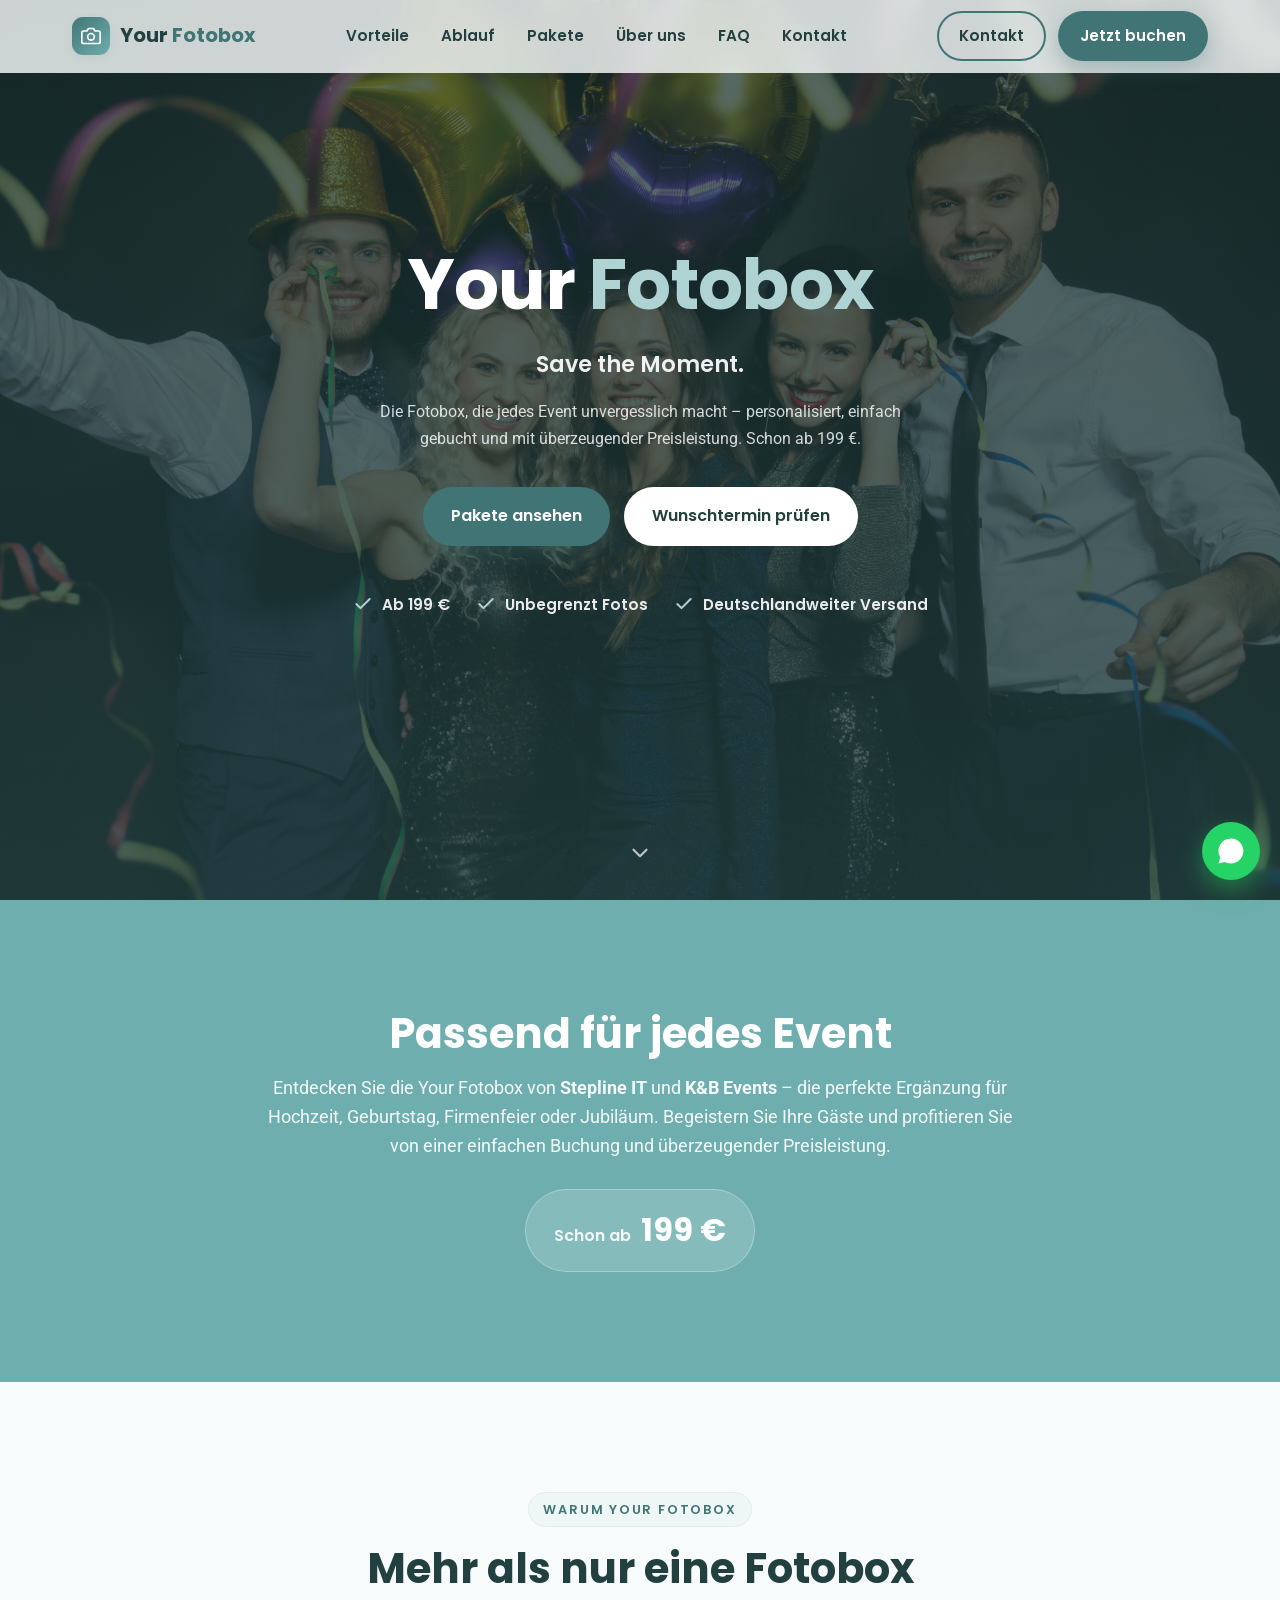
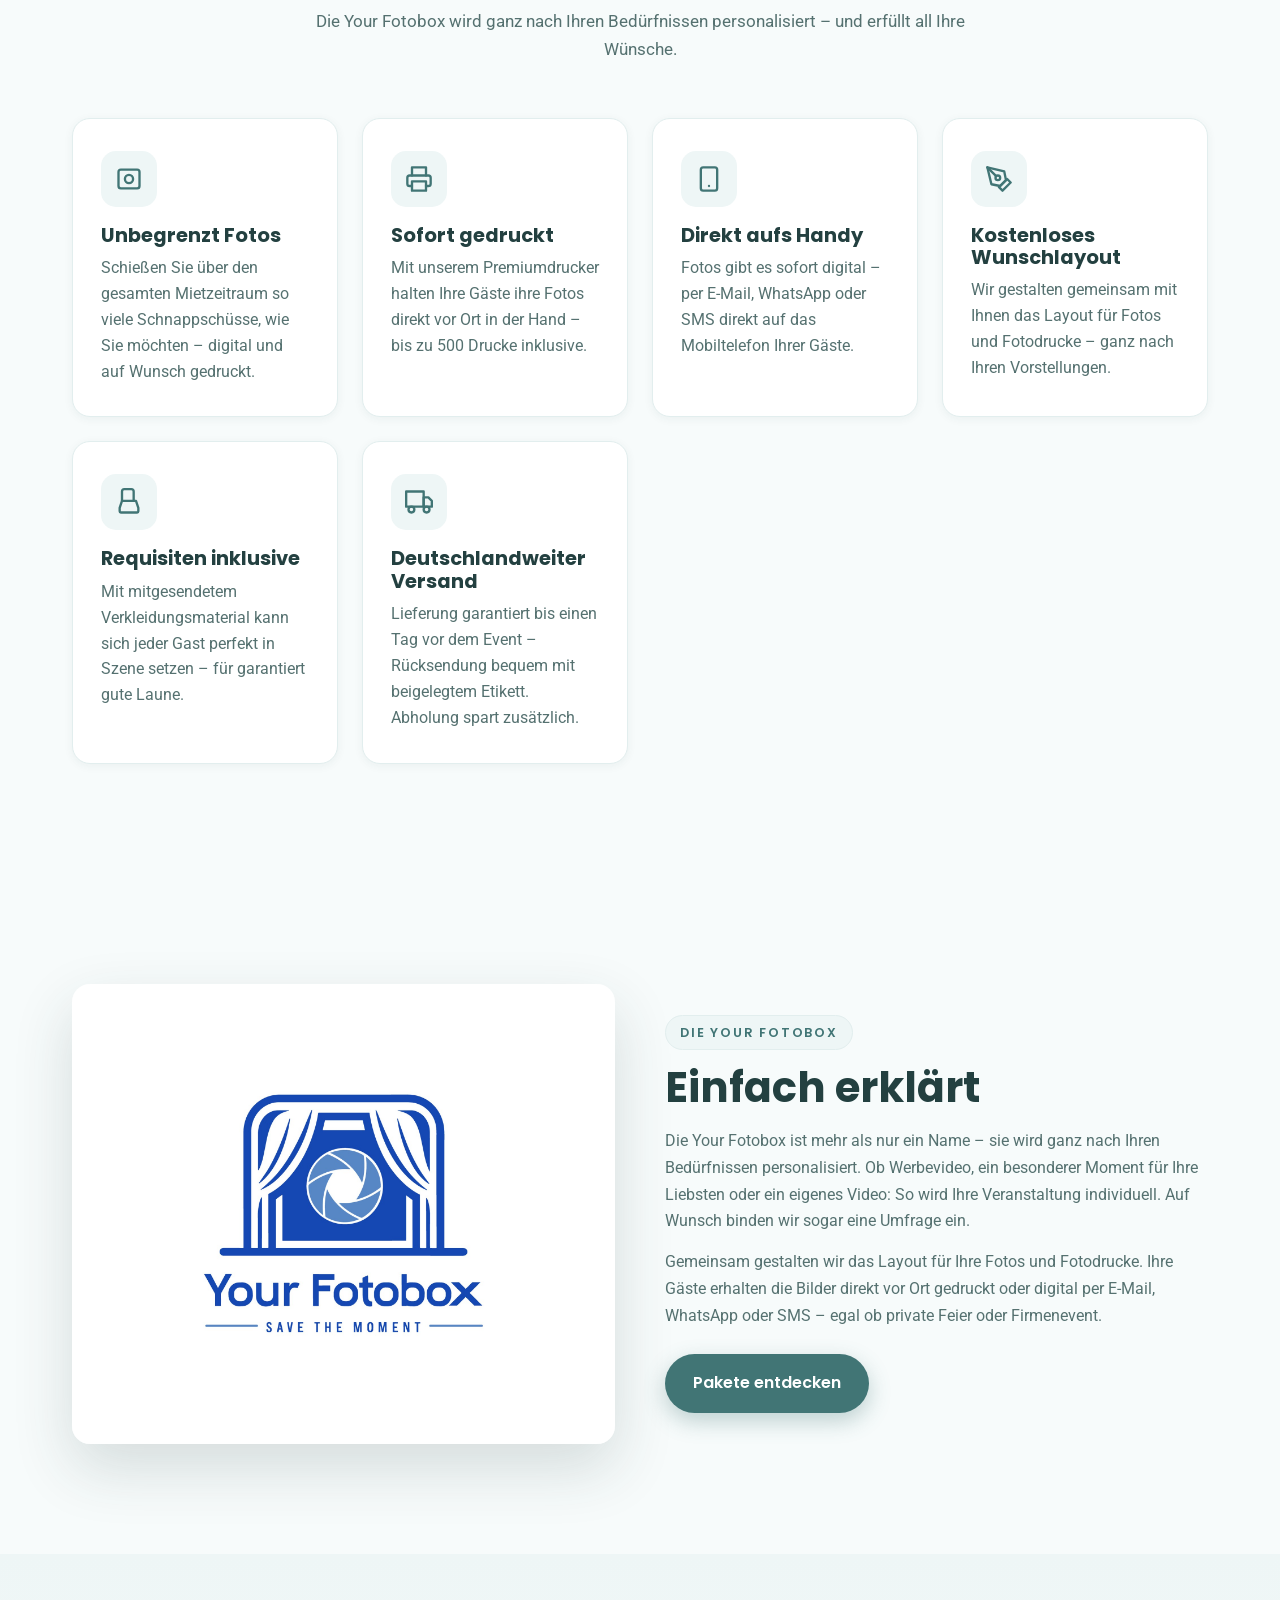
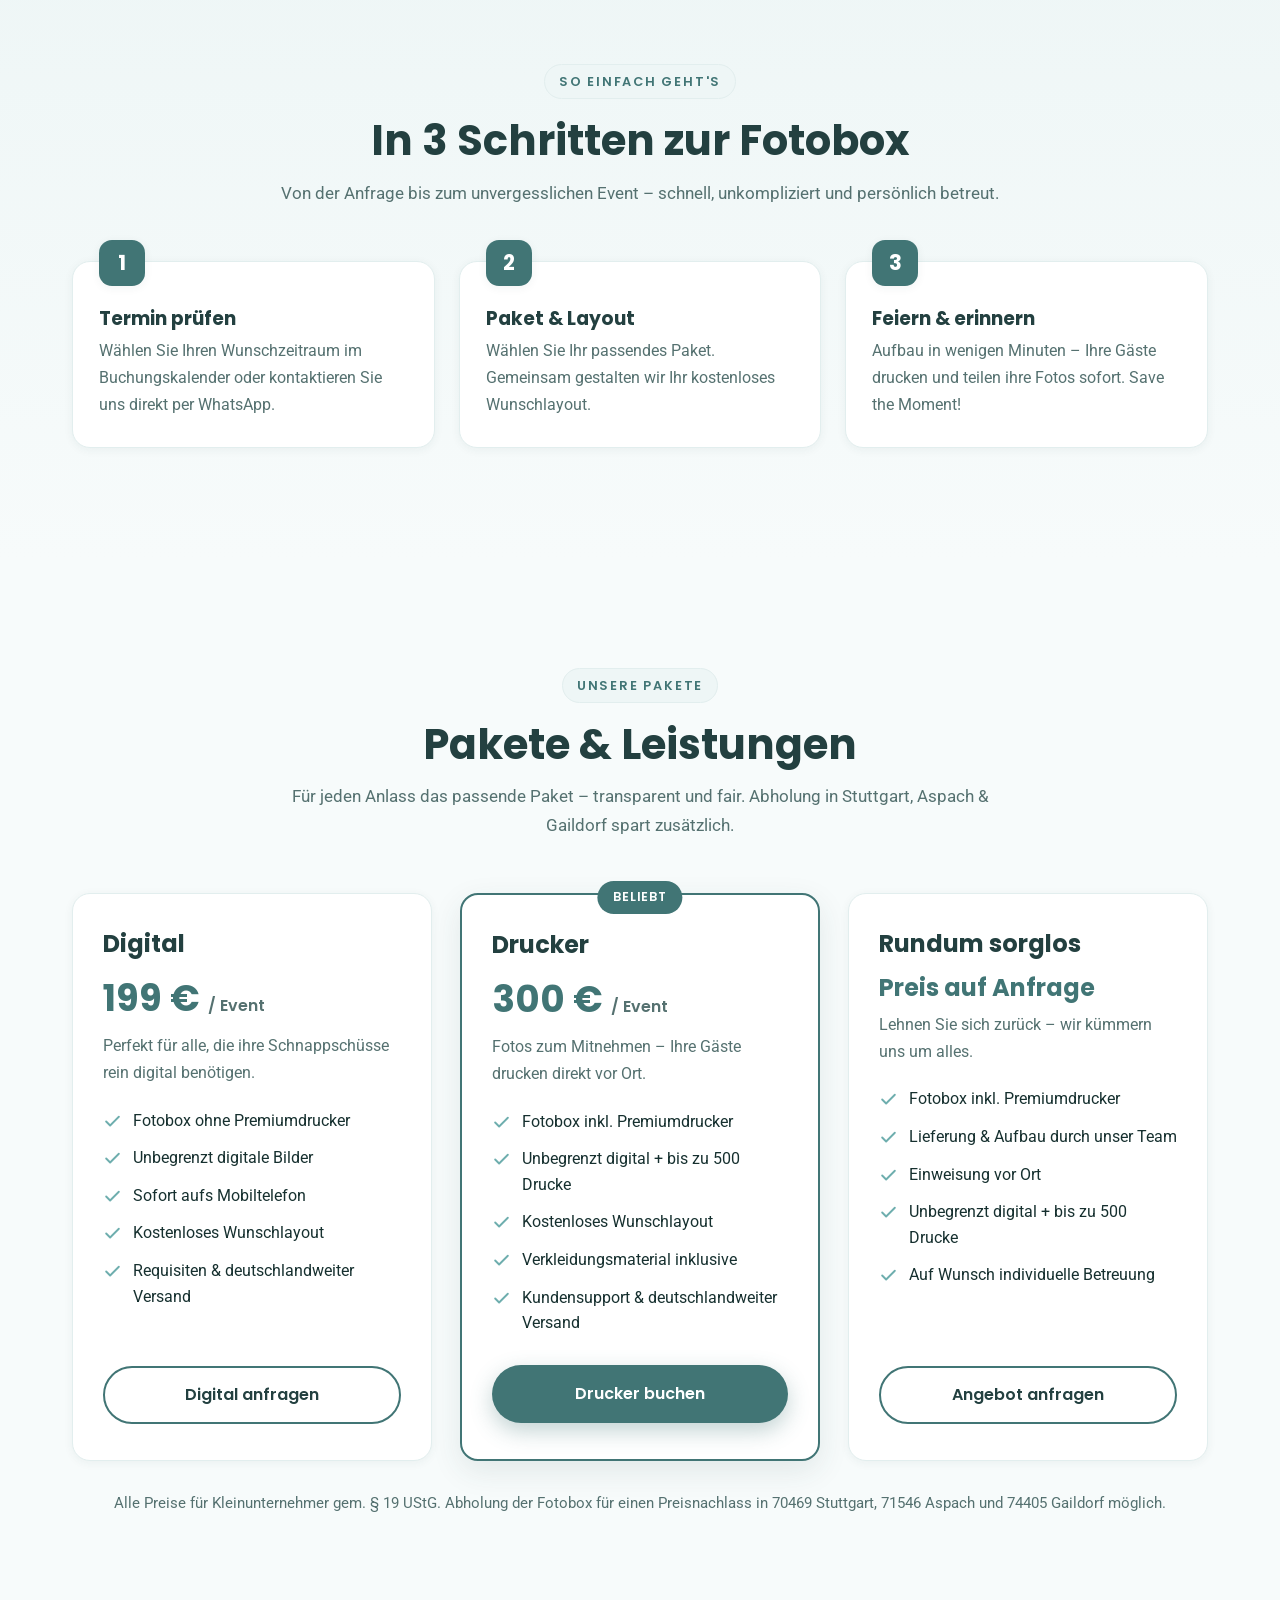
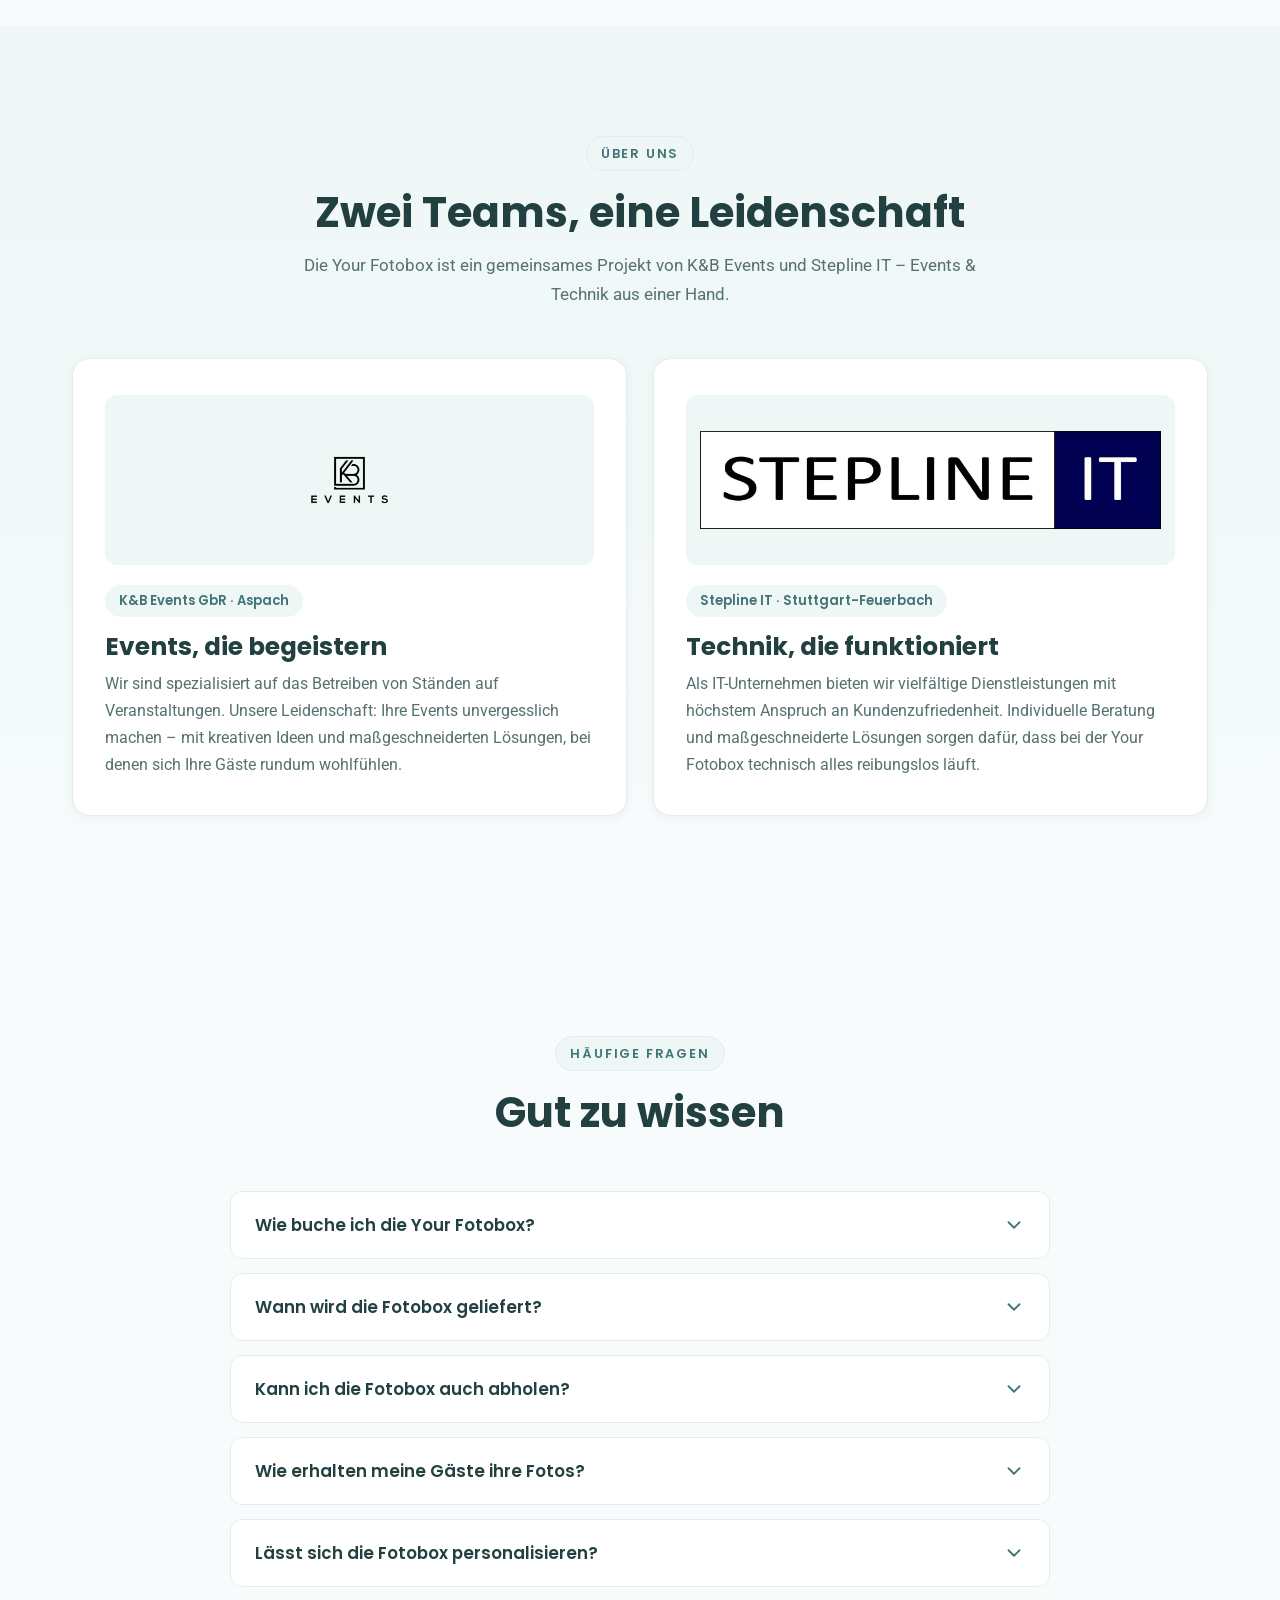
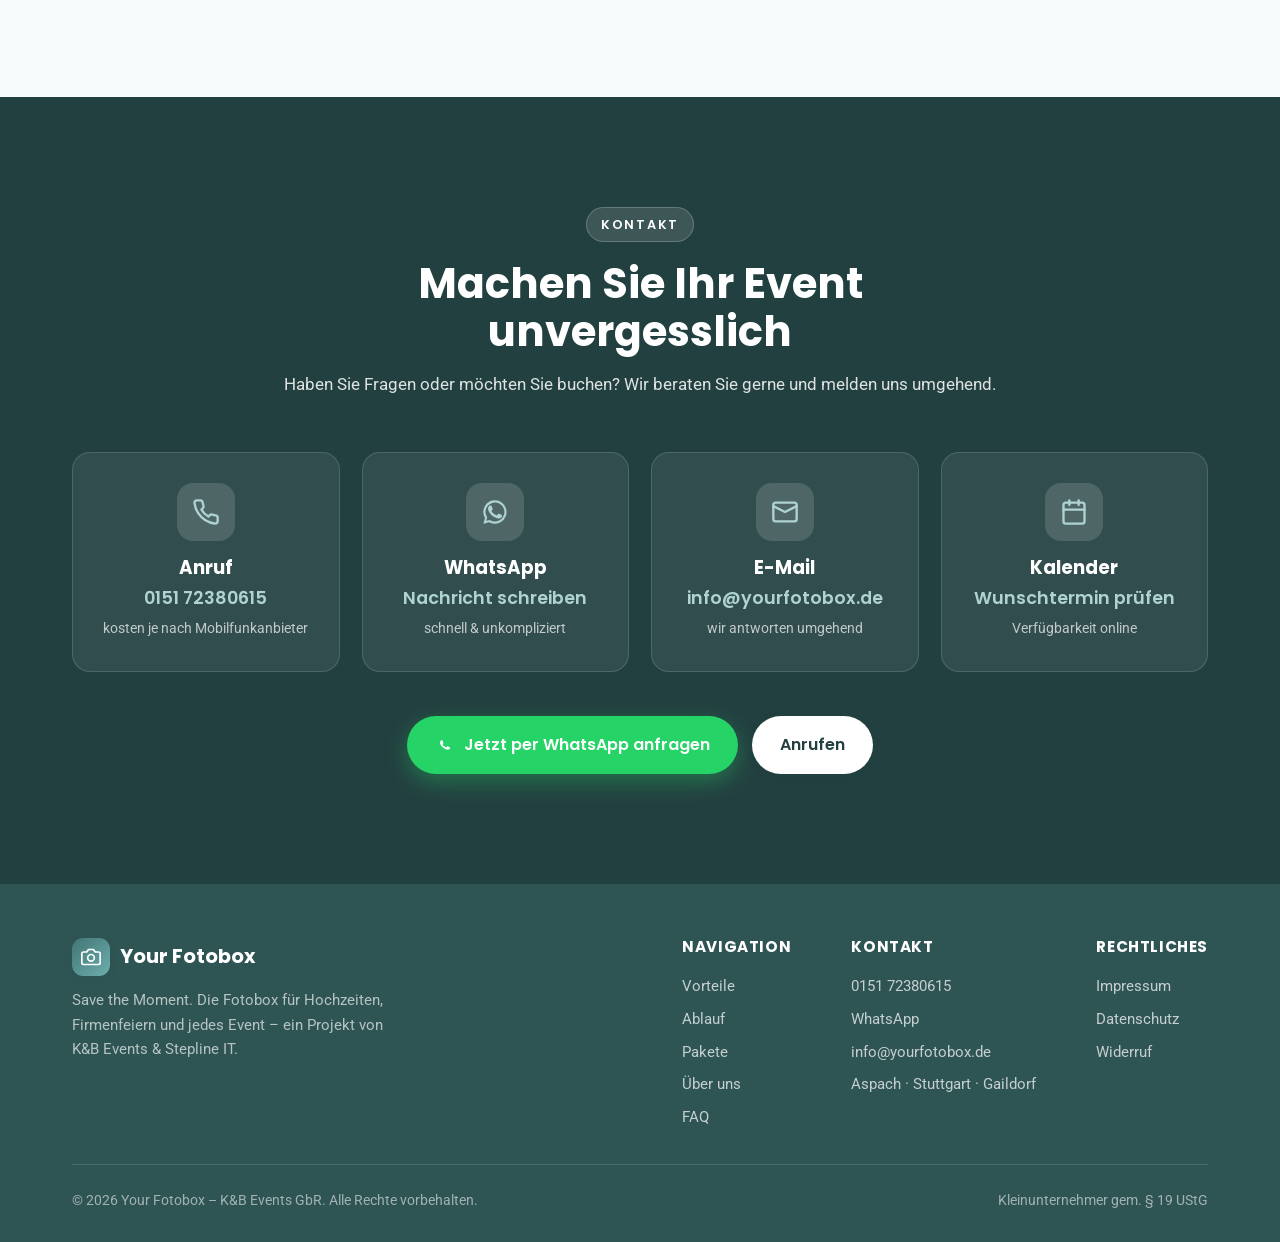
<file: index.html>
<!doctype html>
<html lang="de">
<head>
  <meta charset="utf-8">
  <meta name="viewport" content="width=device-width, initial-scale=1">
  <title>Your Fotobox – Fotobox mieten ab 199 € | Save the Moment</title>
  <meta name="description" content="Your Fotobox mieten für Hochzeit, Firmenfeier & jedes Event – ab 199 €. Unbegrenzt Fotos digital & gedruckt, kostenloses Wunschlayout, Requisiten & deutschlandweiter Versand.">
  <meta name="theme-color" content="#417575">

  <meta property="og:type" content="website">
  <meta property="og:title" content="Your Fotobox – Fotobox mieten ab 199 €">
  <meta property="og:description" content="Die perfekte Ergänzung für jedes Event. Save the Moment – ab 199 €.">
  <meta property="og:site_name" content="Your Fotobox">

  <link rel="preconnect" href="https://fonts.googleapis.com">
  <link rel="preconnect" href="https://fonts.gstatic.com" crossorigin>
  <link href="https://fonts.googleapis.com/css2?family=Poppins:wght@600;700&family=Roboto:wght@400;500;700&display=swap" rel="stylesheet">
  <link rel="stylesheet" href="styles.css?v=2">

  <script type="application/ld+json">
  {
    "@context": "https://schema.org",
    "@type": "LocalBusiness",
    "name": "Your Fotobox",
    "description": "Fotobox mieten für Events, Hochzeiten und Firmenfeiern – ab 199 €.",
    "telephone": "+49 151 72380615",
    "email": "info@yourfotobox.de",
    "url": "https://www.yourfotobox.de",
    "areaServed": "DE",
    "priceRange": "€€"
  }
  </script>
</head>
<body>

  <!-- ============ HEADER ============ -->
  <header class="site-header" id="header">
    <div class="container nav">
      <a href="#top" class="brand" aria-label="Your Fotobox Startseite">
        <span class="logo-mark" aria-hidden="true">
          <svg viewBox="0 0 24 24" fill="none" stroke="currentColor" stroke-width="2" stroke-linecap="round" stroke-linejoin="round"><path d="M23 19a2 2 0 0 1-2 2H3a2 2 0 0 1-2-2V8a2 2 0 0 1 2-2h4l2-3h6l2 3h4a2 2 0 0 1 2 2z"/><circle cx="12" cy="13" r="4"/></svg>
        </span>
        <span>Your <b>Fotobox</b></span>
      </a>

      <nav aria-label="Hauptnavigation">
        <ul class="nav-links">
          <li><a href="#features">Vorteile</a></li>
          <li><a href="#how">Ablauf</a></li>
          <li><a href="#pakete">Pakete</a></li>
          <li><a href="#ueber-uns">Über uns</a></li>
          <li><a href="#faq">FAQ</a></li>
          <li><a href="#kontakt">Kontakt</a></li>
        </ul>
      </nav>

      <div class="nav-cta">
        <a href="#kontakt" class="btn btn-ghost">Kontakt</a>
        <a href="#pakete" class="btn btn-primary">Jetzt buchen</a>
        <button class="burger" id="burger" aria-label="Menü öffnen" aria-expanded="false">
          <span></span><span></span><span></span>
        </button>
      </div>
    </div>

    <div class="nav-mobile" id="navMobile">
      <ul>
        <li><a href="#features">Vorteile</a></li>
        <li><a href="#how">Ablauf</a></li>
        <li><a href="#pakete">Pakete</a></li>
        <li><a href="#ueber-uns">Über uns</a></li>
        <li><a href="#faq">FAQ</a></li>
        <li><a href="#kontakt">Kontakt</a></li>
        <li><a href="#pakete" class="btn btn-primary">Jetzt buchen</a></li>
      </ul>
    </div>
  </header>

  <!-- ============ HERO ============ -->
  <section class="hero" id="top">
    <div class="hero-bg" aria-hidden="true">
      <img src="images/hero.jpg" alt="" loading="eager">
    </div>
    <div class="hero-inner">
      <h1>Your <span class="accent">Fotobox</span></h1>
      <p class="lead">Save the Moment.</p>
      <p class="sub">Die Fotobox, die jedes Event unvergesslich macht – personalisiert, einfach gebucht und mit überzeugender Preisleistung. Schon ab 199 €.</p>
      <div class="hero-actions">
        <a href="#pakete" class="btn btn-primary">Pakete ansehen</a>
        <a href="https://app.calendarapp.de/de/?smlp=51174add1c52758f33d414ceaf3fe6ba" target="_blank" rel="noopener" class="btn btn-light">Wunschtermin prüfen</a>
      </div>
      <div class="hero-badges">
        <span class="hero-badge"><svg viewBox="0 0 24 24" fill="none" stroke="currentColor" stroke-width="2.4" stroke-linecap="round" stroke-linejoin="round"><polyline points="20 6 9 17 4 12"/></svg> Ab 199 €</span>
        <span class="hero-badge"><svg viewBox="0 0 24 24" fill="none" stroke="currentColor" stroke-width="2.4" stroke-linecap="round" stroke-linejoin="round"><polyline points="20 6 9 17 4 12"/></svg> Unbegrenzt Fotos</span>
        <span class="hero-badge"><svg viewBox="0 0 24 24" fill="none" stroke="currentColor" stroke-width="2.4" stroke-linecap="round" stroke-linejoin="round"><polyline points="20 6 9 17 4 12"/></svg> Deutschlandweiter Versand</span>
      </div>
    </div>
    <a href="#features" class="scroll-cue" aria-label="Weiter scrollen">
      <svg width="26" height="26" viewBox="0 0 24 24" fill="none" stroke="currentColor" stroke-width="2" stroke-linecap="round" stroke-linejoin="round"><polyline points="6 9 12 15 18 9"/></svg>
    </a>
  </section>

  <!-- ============ INTRO ============ -->
  <section class="intro">
    <div class="container reveal">
      <h2>Passend für jedes Event</h2>
      <p>Entdecken Sie die Your Fotobox von <strong>Stepline IT</strong> und <strong>K&amp;B Events</strong> – die perfekte Ergänzung für Hochzeit, Geburtstag, Firmenfeier oder Jubiläum. Begeistern Sie Ihre Gäste und profitieren Sie von einer einfachen Buchung und überzeugender Preisleistung.</p>
      <div class="price-pill">
        <span class="small">Schon ab</span>
        <span class="big">199 €</span>
      </div>
    </div>
  </section>

  <!-- ============ FEATURES ============ -->
  <section id="features">
    <div class="container">
      <div class="section-head reveal">
        <span class="eyebrow">Warum Your Fotobox</span>
        <h2>Mehr als nur eine Fotobox</h2>
        <p>Die Your Fotobox wird ganz nach Ihren Bedürfnissen personalisiert – und erfüllt all Ihre Wünsche.</p>
      </div>
      <div class="features-grid">

        <div class="feature reveal">
          <div class="ic"><svg viewBox="0 0 24 24" fill="none" stroke="currentColor" stroke-width="2" stroke-linecap="round" stroke-linejoin="round"><rect x="3" y="4" width="18" height="16" rx="2"/><circle cx="12" cy="12" r="3.5"/></svg></div>
          <h3>Unbegrenzt Fotos</h3>
          <p>Schießen Sie über den gesamten Mietzeitraum so viele Schnappschüsse, wie Sie möchten – digital und auf Wunsch gedruckt.</p>
        </div>

        <div class="feature reveal">
          <div class="ic"><svg viewBox="0 0 24 24" fill="none" stroke="currentColor" stroke-width="2" stroke-linecap="round" stroke-linejoin="round"><polyline points="6 9 6 2 18 2 18 9"/><path d="M6 18H4a2 2 0 0 1-2-2v-5a2 2 0 0 1 2-2h16a2 2 0 0 1 2 2v5a2 2 0 0 1-2 2h-2"/><rect x="6" y="14" width="12" height="8"/></svg></div>
          <h3>Sofort gedruckt</h3>
          <p>Mit unserem Premiumdrucker halten Ihre Gäste ihre Fotos direkt vor Ort in der Hand – bis zu 500 Drucke inklusive.</p>
        </div>

        <div class="feature reveal">
          <div class="ic"><svg viewBox="0 0 24 24" fill="none" stroke="currentColor" stroke-width="2" stroke-linecap="round" stroke-linejoin="round"><rect x="5" y="2" width="14" height="20" rx="2"/><line x1="12" y1="18" x2="12" y2="18"/></svg></div>
          <h3>Direkt aufs Handy</h3>
          <p>Fotos gibt es sofort digital – per E-Mail, WhatsApp oder SMS direkt auf das Mobiltelefon Ihrer Gäste.</p>
        </div>

        <div class="feature reveal">
          <div class="ic"><svg viewBox="0 0 24 24" fill="none" stroke="currentColor" stroke-width="2" stroke-linecap="round" stroke-linejoin="round"><path d="M12 19l7-7 3 3-7 7-3-3z"/><path d="M18 13l-1.5-7.5L2 2l3.5 14.5L13 18l5-5z"/><path d="M2 2l7.586 7.586"/><circle cx="11" cy="11" r="2"/></svg></div>
          <h3>Kostenloses Wunschlayout</h3>
          <p>Wir gestalten gemeinsam mit Ihnen das Layout für Fotos und Fotodrucke – ganz nach Ihren Vorstellungen.</p>
        </div>

        <div class="feature reveal">
          <div class="ic"><svg viewBox="0 0 24 24" fill="none" stroke="currentColor" stroke-width="2" stroke-linecap="round" stroke-linejoin="round"><path d="M16 11V3a2 2 0 0 0-2-2H8a2 2 0 0 0-2 2v8"/><path d="M6 11h12l2 6v3a1 1 0 0 1-1 1H5a1 1 0 0 1-1-1v-3z"/></svg></div>
          <h3>Requisiten inklusive</h3>
          <p>Mit mitgesendetem Verkleidungsmaterial kann sich jeder Gast perfekt in Szene setzen – für garantiert gute Laune.</p>
        </div>

        <div class="feature reveal">
          <div class="ic"><svg viewBox="0 0 24 24" fill="none" stroke="currentColor" stroke-width="2" stroke-linecap="round" stroke-linejoin="round"><rect x="1" y="3" width="15" height="13"/><polygon points="16 8 20 8 23 11 23 16 16 16 16 8"/><circle cx="5.5" cy="18.5" r="2.5"/><circle cx="18.5" cy="18.5" r="2.5"/></svg></div>
          <h3>Deutschlandweiter Versand</h3>
          <p>Lieferung garantiert bis einen Tag vor dem Event – Rücksendung bequem mit beigelegtem Etikett. Abholung spart zusätzlich.</p>
        </div>

      </div>
    </div>
  </section>

  <!-- ============ SHOWCASE ============ -->
  <section class="showcase">
    <div class="container showcase-grid">
      <div class="showcase-media reveal">
        <img src="images/fotobox.jpg" alt="Die Your Fotobox" loading="lazy">
      </div>
      <div class="showcase-text reveal">
        <span class="eyebrow">Die Your Fotobox</span>
        <h2>Einfach erklärt</h2>
        <p>Die Your Fotobox ist mehr als nur ein Name – sie wird ganz nach Ihren Bedürfnissen personalisiert. Ob Werbevideo, ein besonderer Moment für Ihre Liebsten oder ein eigenes Video: So wird Ihre Veranstaltung individuell. Auf Wunsch binden wir sogar eine Umfrage ein.</p>
        <p>Gemeinsam gestalten wir das Layout für Ihre Fotos und Fotodrucke. Ihre Gäste erhalten die Bilder direkt vor Ort gedruckt oder digital per E-Mail, WhatsApp oder SMS – egal ob private Feier oder Firmenevent.</p>
        <a href="#pakete" class="btn btn-primary">Pakete entdecken</a>
      </div>
    </div>
  </section>

  <!-- ============ HOW IT WORKS ============ -->
  <section id="how" class="how">
    <div class="container">
      <div class="section-head reveal">
        <span class="eyebrow">So einfach geht's</span>
        <h2>In 3 Schritten zur Fotobox</h2>
        <p>Von der Anfrage bis zum unvergesslichen Event – schnell, unkompliziert und persönlich betreut.</p>
      </div>
      <div class="steps">
        <div class="step reveal"><span class="num"></span><h3>Termin prüfen</h3><p>Wählen Sie Ihren Wunschzeitraum im Buchungskalender oder kontaktieren Sie uns direkt per WhatsApp.</p></div>
        <div class="step reveal"><span class="num"></span><h3>Paket & Layout</h3><p>Wählen Sie Ihr passendes Paket. Gemeinsam gestalten wir Ihr kostenloses Wunschlayout.</p></div>
        <div class="step reveal"><span class="num"></span><h3>Feiern & erinnern</h3><p>Aufbau in wenigen Minuten – Ihre Gäste drucken und teilen ihre Fotos sofort. Save the Moment!</p></div>
      </div>
    </div>
  </section>

  <!-- ============ PACKAGES ============ -->
  <section id="pakete">
    <div class="container">
      <div class="section-head reveal">
        <span class="eyebrow">Unsere Pakete</span>
        <h2>Pakete &amp; Leistungen</h2>
        <p>Für jeden Anlass das passende Paket – transparent und fair. Abholung in Stuttgart, Aspach &amp; Gaildorf spart zusätzlich.</p>
      </div>
      <div class="pkg-grid">

        <!-- Digital -->
        <div class="pkg reveal">
          <h3>Digital</h3>
          <div class="price">199 € <span>/ Event</span></div>
          <p>Perfekt für alle, die ihre Schnappschüsse rein digital benötigen.</p>
          <ul>
            <li><svg viewBox="0 0 24 24" fill="none" stroke="currentColor" stroke-width="2.4" stroke-linecap="round" stroke-linejoin="round"><polyline points="20 6 9 17 4 12"/></svg> Fotobox ohne Premiumdrucker</li>
            <li><svg viewBox="0 0 24 24" fill="none" stroke="currentColor" stroke-width="2.4" stroke-linecap="round" stroke-linejoin="round"><polyline points="20 6 9 17 4 12"/></svg> Unbegrenzt digitale Bilder</li>
            <li><svg viewBox="0 0 24 24" fill="none" stroke="currentColor" stroke-width="2.4" stroke-linecap="round" stroke-linejoin="round"><polyline points="20 6 9 17 4 12"/></svg> Sofort aufs Mobiltelefon</li>
            <li><svg viewBox="0 0 24 24" fill="none" stroke="currentColor" stroke-width="2.4" stroke-linecap="round" stroke-linejoin="round"><polyline points="20 6 9 17 4 12"/></svg> Kostenloses Wunschlayout</li>
            <li><svg viewBox="0 0 24 24" fill="none" stroke="currentColor" stroke-width="2.4" stroke-linecap="round" stroke-linejoin="round"><polyline points="20 6 9 17 4 12"/></svg> Requisiten &amp; deutschlandweiter Versand</li>
          </ul>
          <a href="#kontakt" class="btn btn-ghost">Digital anfragen</a>
        </div>

        <!-- Drucker (featured) -->
        <div class="pkg featured reveal">
          <span class="tag">Beliebt</span>
          <h3>Drucker</h3>
          <div class="price">300 € <span>/ Event</span></div>
          <p>Fotos zum Mitnehmen – Ihre Gäste drucken direkt vor Ort.</p>
          <ul>
            <li><svg viewBox="0 0 24 24" fill="none" stroke="currentColor" stroke-width="2.4" stroke-linecap="round" stroke-linejoin="round"><polyline points="20 6 9 17 4 12"/></svg> Fotobox inkl. Premiumdrucker</li>
            <li><svg viewBox="0 0 24 24" fill="none" stroke="currentColor" stroke-width="2.4" stroke-linecap="round" stroke-linejoin="round"><polyline points="20 6 9 17 4 12"/></svg> Unbegrenzt digital + bis zu 500 Drucke</li>
            <li><svg viewBox="0 0 24 24" fill="none" stroke="currentColor" stroke-width="2.4" stroke-linecap="round" stroke-linejoin="round"><polyline points="20 6 9 17 4 12"/></svg> Kostenloses Wunschlayout</li>
            <li><svg viewBox="0 0 24 24" fill="none" stroke="currentColor" stroke-width="2.4" stroke-linecap="round" stroke-linejoin="round"><polyline points="20 6 9 17 4 12"/></svg> Verkleidungsmaterial inklusive</li>
            <li><svg viewBox="0 0 24 24" fill="none" stroke="currentColor" stroke-width="2.4" stroke-linecap="round" stroke-linejoin="round"><polyline points="20 6 9 17 4 12"/></svg> Kundensupport &amp; deutschlandweiter Versand</li>
          </ul>
          <a href="#kontakt" class="btn btn-primary">Drucker buchen</a>
        </div>

        <!-- Rundum sorglos -->
        <div class="pkg reveal">
          <h3>Rundum sorglos</h3>
          <div class="price quote">Preis auf Anfrage</div>
          <p>Lehnen Sie sich zurück – wir kümmern uns um alles.</p>
          <ul>
            <li><svg viewBox="0 0 24 24" fill="none" stroke="currentColor" stroke-width="2.4" stroke-linecap="round" stroke-linejoin="round"><polyline points="20 6 9 17 4 12"/></svg> Fotobox inkl. Premiumdrucker</li>
            <li><svg viewBox="0 0 24 24" fill="none" stroke="currentColor" stroke-width="2.4" stroke-linecap="round" stroke-linejoin="round"><polyline points="20 6 9 17 4 12"/></svg> Lieferung &amp; Aufbau durch unser Team</li>
            <li><svg viewBox="0 0 24 24" fill="none" stroke="currentColor" stroke-width="2.4" stroke-linecap="round" stroke-linejoin="round"><polyline points="20 6 9 17 4 12"/></svg> Einweisung vor Ort</li>
            <li><svg viewBox="0 0 24 24" fill="none" stroke="currentColor" stroke-width="2.4" stroke-linecap="round" stroke-linejoin="round"><polyline points="20 6 9 17 4 12"/></svg> Unbegrenzt digital + bis zu 500 Drucke</li>
            <li><svg viewBox="0 0 24 24" fill="none" stroke="currentColor" stroke-width="2.4" stroke-linecap="round" stroke-linejoin="round"><polyline points="20 6 9 17 4 12"/></svg> Auf Wunsch individuelle Betreuung</li>
          </ul>
          <a href="#kontakt" class="btn btn-ghost">Angebot anfragen</a>
        </div>

      </div>
      <p class="pkg-note">Alle Preise für Kleinunternehmer gem. § 19 UStG. Abholung der Fotobox für einen Preisnachlass in 70469 Stuttgart, 71546 Aspach und 74405 Gaildorf möglich.</p>
    </div>
  </section>

  <!-- ============ ABOUT ============ -->
  <section id="ueber-uns" class="how">
    <div class="container">
      <div class="section-head about-lead reveal">
        <span class="eyebrow">Über uns</span>
        <h2>Zwei Teams, eine Leidenschaft</h2>
        <p>Die Your Fotobox ist ein gemeinsames Projekt von K&amp;B Events und Stepline IT – Events &amp; Technik aus einer Hand.</p>
      </div>
      <div class="about-grid">
        <div class="about-card reveal">
          <img class="about-img" src="images/kundb-events.png" alt="K&amp;B Events" loading="lazy">
          <span class="chip">K&amp;B Events GbR · Aspach</span>
          <h3>Events, die begeistern</h3>
          <p>Wir sind spezialisiert auf das Betreiben von Ständen auf Veranstaltungen. Unsere Leidenschaft: Ihre Events unvergesslich machen – mit kreativen Ideen und maßgeschneiderten Lösungen, bei denen sich Ihre Gäste rundum wohlfühlen.</p>
        </div>
        <div class="about-card reveal">
          <img class="about-img" src="images/stepline-it.jpg" alt="Stepline IT" loading="lazy">
          <span class="chip">Stepline IT · Stuttgart-Feuerbach</span>
          <h3>Technik, die funktioniert</h3>
          <p>Als IT-Unternehmen bieten wir vielfältige Dienstleistungen mit höchstem Anspruch an Kundenzufriedenheit. Individuelle Beratung und maßgeschneiderte Lösungen sorgen dafür, dass bei der Your Fotobox technisch alles reibungslos läuft.</p>
        </div>
      </div>
    </div>
  </section>

  <!-- ============ FAQ ============ -->
  <section id="faq">
    <div class="container">
      <div class="section-head reveal">
        <span class="eyebrow">Häufige Fragen</span>
        <h2>Gut zu wissen</h2>
      </div>
      <div class="faq-list">
        <div class="faq-item reveal">
          <button class="faq-q">Wie buche ich die Your Fotobox?<svg class="chev" viewBox="0 0 24 24" fill="none" stroke="currentColor" stroke-width="2" stroke-linecap="round" stroke-linejoin="round"><polyline points="6 9 12 15 18 9"/></svg></button>
          <div class="faq-a"><p>Prüfen Sie zunächst Ihren Wunschtermin im Buchungskalender oder kontaktieren Sie uns direkt. Anschließend wählen Sie Ihr gewünschtes Paket – wir melden uns umgehend bei Ihnen.</p></div>
        </div>
        <div class="faq-item reveal">
          <button class="faq-q">Wann wird die Fotobox geliefert?<svg class="chev" viewBox="0 0 24 24" fill="none" stroke="currentColor" stroke-width="2" stroke-linecap="round" stroke-linejoin="round"><polyline points="6 9 12 15 18 9"/></svg></button>
          <div class="faq-a"><p>Wir garantieren die Lieferung deutschlandweit bis spätestens einen Tag vor Ihrem Event. Die Rücksendung ist ganz einfach mit dem beigelegten Rücksendeetikett möglich.</p></div>
        </div>
        <div class="faq-item reveal">
          <button class="faq-q">Kann ich die Fotobox auch abholen?<svg class="chev" viewBox="0 0 24 24" fill="none" stroke="currentColor" stroke-width="2" stroke-linecap="round" stroke-linejoin="round"><polyline points="6 9 12 15 18 9"/></svg></button>
          <div class="faq-a"><p>Ja. Eine Abholung ist – für einen Preisnachlass – in 70469 Stuttgart, 71546 Aspach und 74405 Gaildorf möglich.</p></div>
        </div>
        <div class="faq-item reveal">
          <button class="faq-q">Wie erhalten meine Gäste ihre Fotos?<svg class="chev" viewBox="0 0 24 24" fill="none" stroke="currentColor" stroke-width="2" stroke-linecap="round" stroke-linejoin="round"><polyline points="6 9 12 15 18 9"/></svg></button>
          <div class="faq-a"><p>Direkt vor Ort gedruckt (Paket Drucker &amp; Rundum sorglos) und/oder digital per E-Mail, WhatsApp oder SMS – in Ihrem individuellen Wunschlayout.</p></div>
        </div>
        <div class="faq-item reveal">
          <button class="faq-q">Lässt sich die Fotobox personalisieren?<svg class="chev" viewBox="0 0 24 24" fill="none" stroke="currentColor" stroke-width="2" stroke-linecap="round" stroke-linejoin="round"><polyline points="6 9 12 15 18 9"/></svg></button>
          <div class="faq-a"><p>Absolut. Neben dem kostenlosen Wunschlayout lassen sich z. B. Werbe- oder eigene Videos einblenden und sogar eine Umfrage einbinden – ganz nach Ihren Wünschen.</p></div>
        </div>
      </div>
    </div>
  </section>

  <!-- ============ CONTACT ============ -->
  <section id="kontakt" class="contact">
    <div class="container">
      <div class="section-head reveal">
        <span class="eyebrow" style="background:rgba(255,255,255,.12);color:#fff;border-color:rgba(255,255,255,.2)">Kontakt</span>
        <h2>Machen Sie Ihr Event unvergesslich</h2>
        <p>Haben Sie Fragen oder möchten Sie buchen? Wir beraten Sie gerne und melden uns umgehend.</p>
      </div>

      <div class="contact-grid">
        <div class="contact-card reveal">
          <div class="ic"><svg viewBox="0 0 24 24" fill="none" stroke="currentColor" stroke-width="2" stroke-linecap="round" stroke-linejoin="round"><path d="M22 16.92v3a2 2 0 0 1-2.18 2 19.79 19.79 0 0 1-8.63-3.07 19.5 19.5 0 0 1-6-6 19.79 19.79 0 0 1-3.07-8.67A2 2 0 0 1 4.11 2h3a2 2 0 0 1 2 1.72c.13.96.36 1.9.7 2.81a2 2 0 0 1-.45 2.11L8.09 9.91a16 16 0 0 0 6 6l1.27-1.27a2 2 0 0 1 2.11-.45c.9.34 1.85.57 2.81.7A2 2 0 0 1 22 16.92z"/></svg></div>
          <h3>Anruf</h3>
          <a href="tel:+4915172380615">0151 72380615</a>
          <p>kosten je nach Mobilfunkanbieter</p>
        </div>

        <div class="contact-card reveal">
          <div class="ic"><svg viewBox="0 0 24 24" fill="currentColor"><path d="M17.5 14.4c-.3-.15-1.77-.87-2.04-.97-.27-.1-.47-.15-.67.15-.2.3-.77.96-.94 1.16-.17.2-.35.22-.65.07-.3-.15-1.26-.46-2.4-1.48-.89-.79-1.49-1.76-1.66-2.06-.17-.3-.02-.46.13-.61.14-.14.3-.35.45-.52.15-.17.2-.3.3-.5.1-.2.05-.37-.02-.52-.08-.15-.67-1.61-.92-2.2-.24-.58-.49-.5-.67-.51-.17-.01-.37-.01-.57-.01-.2 0-.52.07-.8.37-.27.3-1.04 1.02-1.04 2.48 0 1.46 1.07 2.88 1.22 3.08.15.2 2.1 3.2 5.08 4.49.71.3 1.26.49 1.69.63.71.22 1.36.19 1.87.12.57-.09 1.77-.72 2.02-1.42.25-.7.25-1.29.17-1.42-.07-.13-.27-.2-.57-.35zM12 2a10 10 0 0 0-8.56 15.15L2 22l4.97-1.3A10 10 0 1 0 12 2zm0 18.1a8.1 8.1 0 0 1-4.13-1.13l-.3-.18-3.06.8.82-2.98-.2-.31A8.1 8.1 0 1 1 12 20.1z"/></svg></div>
          <h3>WhatsApp</h3>
          <a href="https://wa.me/4915172380615" target="_blank" rel="noopener">Nachricht schreiben</a>
          <p>schnell &amp; unkompliziert</p>
        </div>

        <div class="contact-card reveal">
          <div class="ic"><svg viewBox="0 0 24 24" fill="none" stroke="currentColor" stroke-width="2" stroke-linecap="round" stroke-linejoin="round"><rect x="2" y="4" width="20" height="16" rx="2"/><path d="m22 7-10 5L2 7"/></svg></div>
          <h3>E-Mail</h3>
          <a href="mailto:info@yourfotobox.de">info@yourfotobox.de</a>
          <p>wir antworten umgehend</p>
        </div>

        <div class="contact-card reveal">
          <div class="ic"><svg viewBox="0 0 24 24" fill="none" stroke="currentColor" stroke-width="2" stroke-linecap="round" stroke-linejoin="round"><rect x="3" y="4" width="18" height="18" rx="2"/><line x1="16" y1="2" x2="16" y2="6"/><line x1="8" y1="2" x2="8" y2="6"/><line x1="3" y1="10" x2="21" y2="10"/></svg></div>
          <h3>Kalender</h3>
          <a href="https://app.calendarapp.de/de/?smlp=51174add1c52758f33d414ceaf3fe6ba" target="_blank" rel="noopener">Wunschtermin prüfen</a>
          <p>Verfügbarkeit online</p>
        </div>
      </div>

      <div class="contact-actions">
        <a href="https://wa.me/4915172380615" target="_blank" rel="noopener" class="btn btn-wa">
          <svg viewBox="0 0 24 24" width="20" height="20" fill="currentColor"><path d="M17.5 14.4c-.3-.15-1.77-.87-2.04-.97-.27-.1-.47-.15-.67.15-.2.3-.77.96-.94 1.16-.17.2-.35.22-.65.07-.3-.15-1.26-.46-2.4-1.48-.89-.79-1.49-1.76-1.66-2.06-.17-.3-.02-.46.13-.61.14-.14.3-.35.45-.52.15-.17.2-.3.3-.5.1-.2.05-.37-.02-.52-.08-.15-.67-1.61-.92-2.2-.24-.58-.49-.5-.67-.51h-.57c-.2 0-.52.07-.8.37-.27.3-1.04 1.02-1.04 2.48 0 1.46 1.07 2.88 1.22 3.08.15.2 2.1 3.2 5.08 4.49.71.3 1.26.49 1.69.63.71.22 1.36.19 1.87.12.57-.09 1.77-.72 2.02-1.42.25-.7.25-1.29.17-1.42-.07-.13-.27-.2-.57-.35z"/></svg>
          Jetzt per WhatsApp anfragen
        </a>
        <a href="tel:+4915172380615" class="btn btn-light">Anrufen</a>
      </div>
    </div>
  </section>

  <!-- ============ FOOTER ============ -->
  <footer class="site-footer">
    <div class="container">
      <div class="footer-top">
        <div class="footer-brand">
          <a href="#top" class="brand">
            <span class="logo-mark" aria-hidden="true">
              <svg viewBox="0 0 24 24" fill="none" stroke="currentColor" stroke-width="2" stroke-linecap="round" stroke-linejoin="round"><path d="M23 19a2 2 0 0 1-2 2H3a2 2 0 0 1-2-2V8a2 2 0 0 1 2-2h4l2-3h6l2 3h4a2 2 0 0 1 2 2z"/><circle cx="12" cy="13" r="4"/></svg>
            </span>
            <span>Your Fotobox</span>
          </a>
          <p>Save the Moment. Die Fotobox für Hochzeiten, Firmenfeiern und jedes Event – ein Projekt von K&amp;B Events &amp; Stepline IT.</p>
        </div>
        <div class="footer-cols">
          <div class="footer-col">
            <h4>Navigation</h4>
            <a href="#features">Vorteile</a>
            <a href="#how">Ablauf</a>
            <a href="#pakete">Pakete</a>
            <a href="#ueber-uns">Über uns</a>
            <a href="#faq">FAQ</a>
          </div>
          <div class="footer-col">
            <h4>Kontakt</h4>
            <a href="tel:+4915172380615">0151 72380615</a>
            <a href="https://wa.me/4915172380615" target="_blank" rel="noopener">WhatsApp</a>
            <a href="mailto:info@yourfotobox.de">info@yourfotobox.de</a>
            <span>Aspach · Stuttgart · Gaildorf</span>
          </div>
          <div class="footer-col">
            <h4>Rechtliches</h4>
            <a href="impressum.html">Impressum</a>
            <a href="datenschutz.html">Datenschutz</a>
            <a href="widerruf.html">Widerruf</a>
          </div>
        </div>
      </div>
      <div class="footer-bottom">
        <span>© <span id="year"></span> Your Fotobox – K&amp;B Events GbR. Alle Rechte vorbehalten.</span>
        <span>Kleinunternehmer gem. § 19 UStG</span>
      </div>
    </div>
  </footer>

  <!-- Floating WhatsApp -->
  <a href="https://wa.me/4915172380615" target="_blank" rel="noopener" class="wa-float" aria-label="Kontakt per WhatsApp">
    <svg viewBox="0 0 24 24" fill="currentColor"><path d="M17.5 14.4c-.3-.15-1.77-.87-2.04-.97-.27-.1-.47-.15-.67.15-.2.3-.77.96-.94 1.16-.17.2-.35.22-.65.07-.3-.15-1.26-.46-2.4-1.48-.89-.79-1.49-1.76-1.66-2.06-.17-.3-.02-.46.13-.61.14-.14.3-.35.45-.52.15-.17.2-.3.3-.5.1-.2.05-.37-.02-.52-.08-.15-.67-1.61-.92-2.2-.24-.58-.49-.5-.67-.51-.17-.01-.37-.01-.57-.01-.2 0-.52.07-.8.37-.27.3-1.04 1.02-1.04 2.48 0 1.46 1.07 2.88 1.22 3.08.15.2 2.1 3.2 5.08 4.49.71.3 1.26.49 1.69.63.71.22 1.36.19 1.87.12.57-.09 1.77-.72 2.02-1.42.25-.7.25-1.29.17-1.42-.07-.13-.27-.2-.57-.35zM12 2a10 10 0 0 0-8.56 15.15L2 22l4.97-1.3A10 10 0 1 0 12 2z"/></svg>
  </a>

  <script src="main.js"></script>
</body>
</html>
</file>
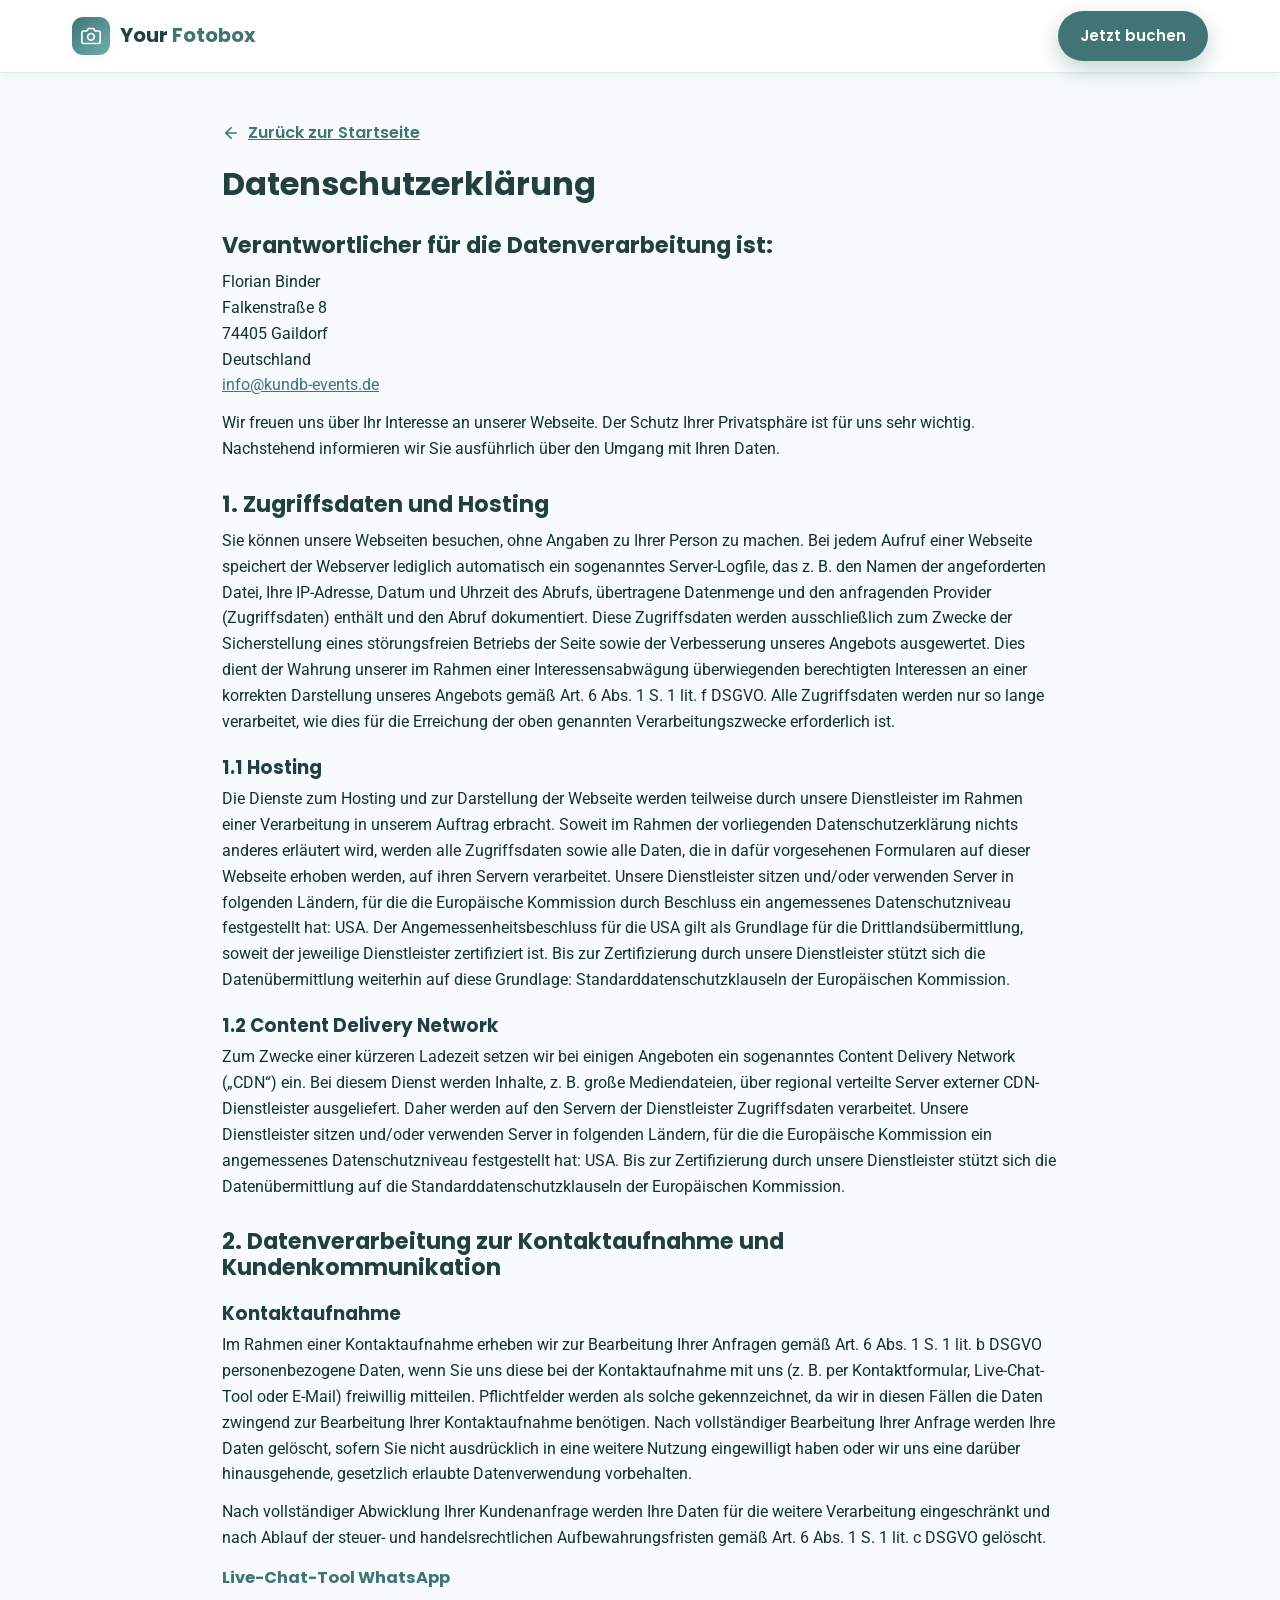
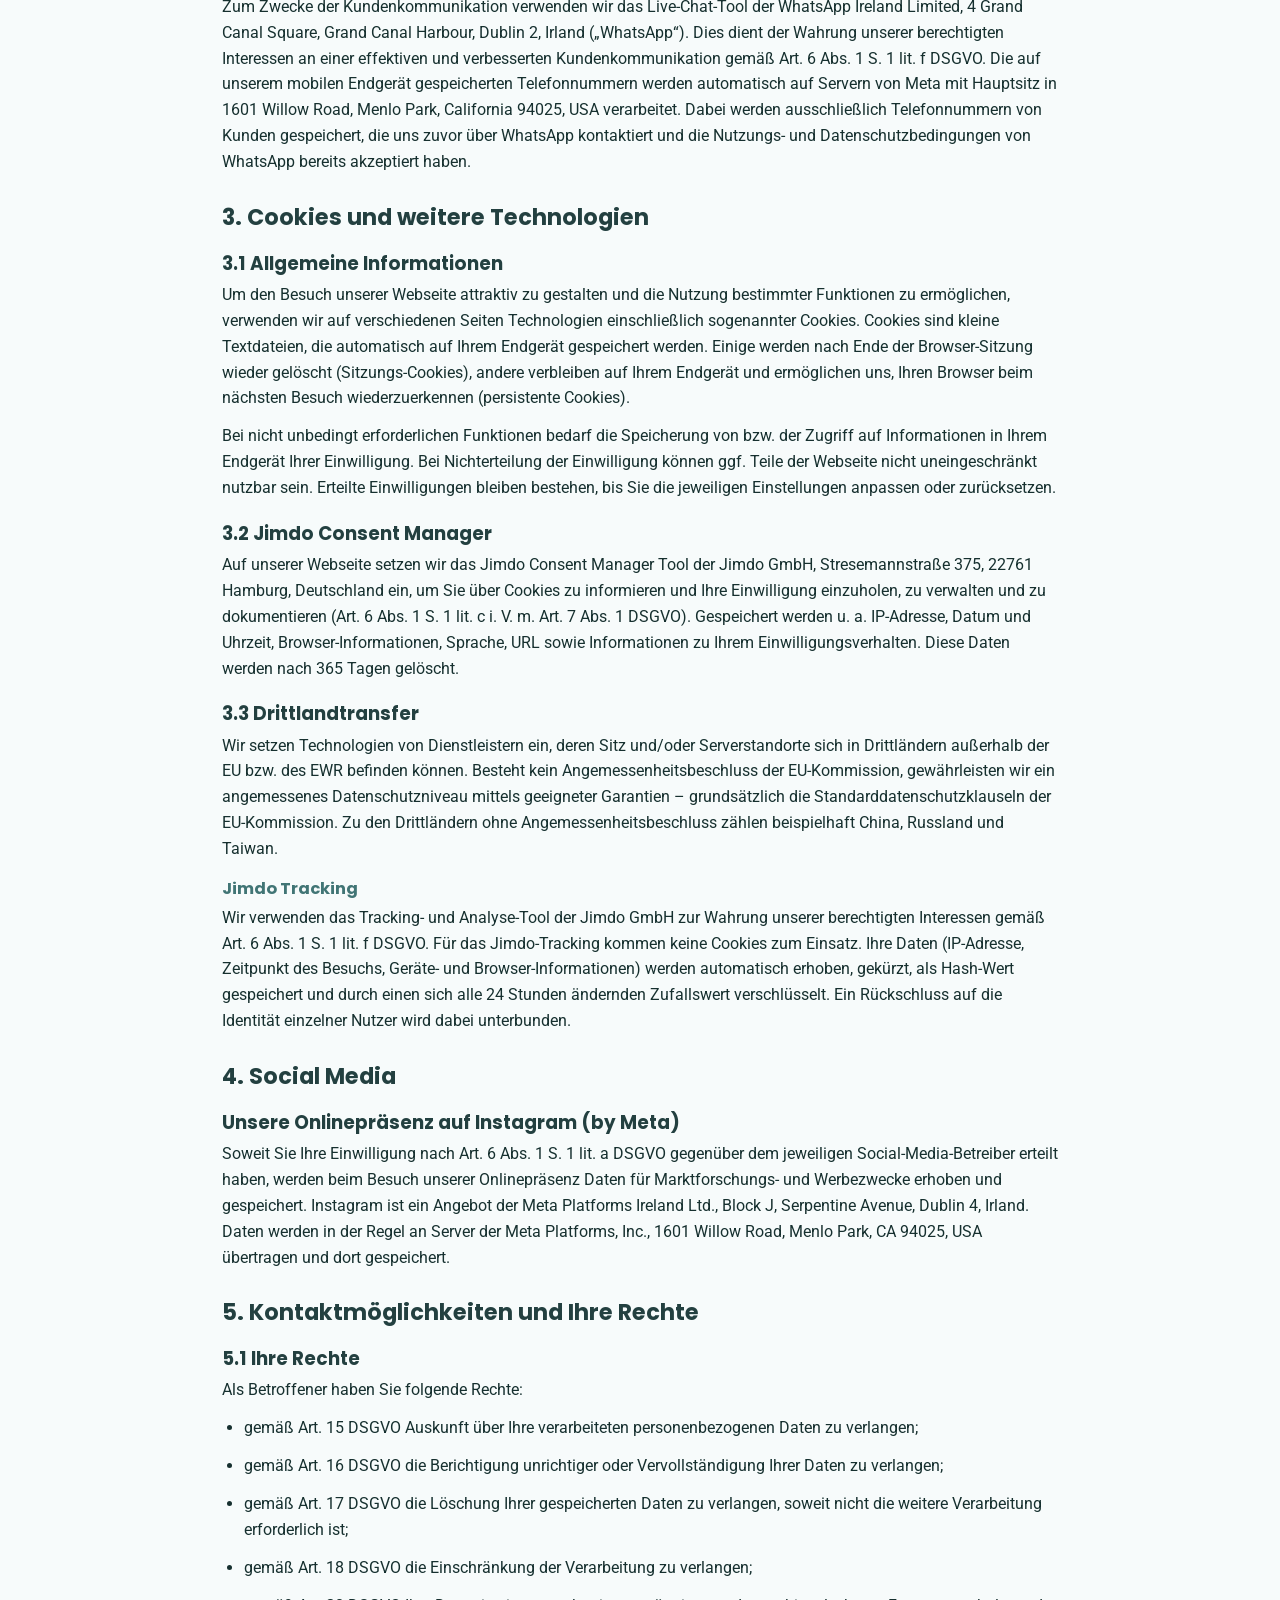
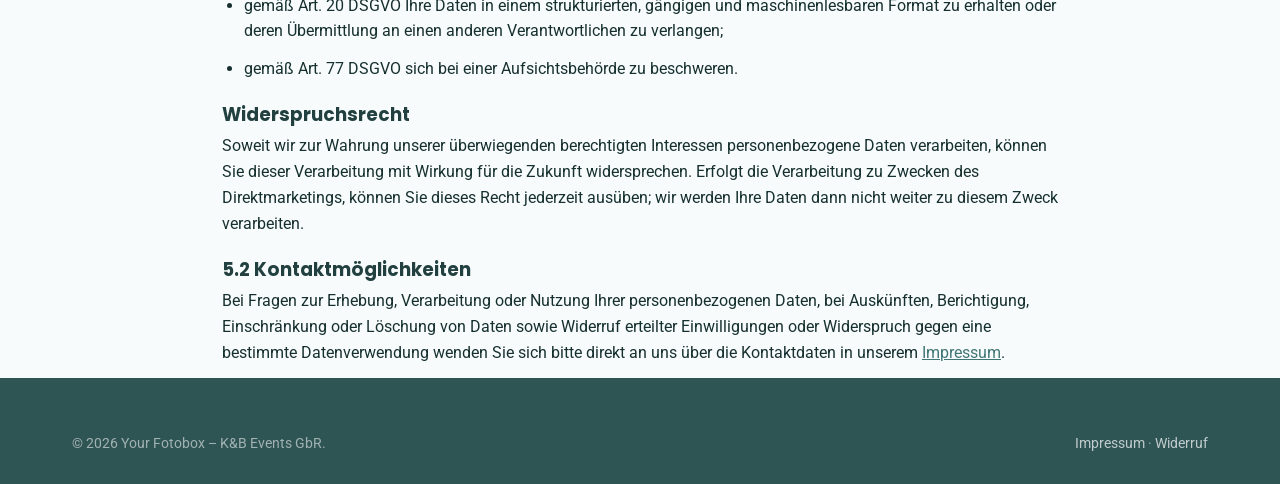
<file: datenschutz.html>
<!doctype html>
<html lang="de">
<head>
  <meta charset="utf-8">
  <meta name="viewport" content="width=device-width, initial-scale=1">
  <title>Datenschutz | Your Fotobox</title>
  <meta name="robots" content="noindex, follow">
  <link rel="preconnect" href="https://fonts.googleapis.com">
  <link rel="preconnect" href="https://fonts.gstatic.com" crossorigin>
  <link href="https://fonts.googleapis.com/css2?family=Poppins:wght@600;700&family=Roboto:wght@400;500;700&display=swap" rel="stylesheet">
  <link rel="stylesheet" href="styles.css?v=2">
</head>
<body>
  <header class="site-header scrolled">
    <div class="container nav">
      <a href="index.html#top" class="brand" aria-label="Your Fotobox Startseite">
        <span class="logo-mark" aria-hidden="true">
          <svg viewBox="0 0 24 24" fill="none" stroke="currentColor" stroke-width="2" stroke-linecap="round" stroke-linejoin="round"><path d="M23 19a2 2 0 0 1-2 2H3a2 2 0 0 1-2-2V8a2 2 0 0 1 2-2h4l2-3h6l2 3h4a2 2 0 0 1 2 2z"/><circle cx="12" cy="13" r="4"/></svg>
        </span>
        <span>Your <b>Fotobox</b></span>
      </a>
      <div class="nav-cta">
        <a href="index.html#pakete" class="btn btn-primary">Jetzt buchen</a>
      </div>
    </div>
  </header>

  <main class="legal">
    <div class="container">
      <a href="index.html" class="back">
        <svg width="18" height="18" viewBox="0 0 24 24" fill="none" stroke="currentColor" stroke-width="2.2" stroke-linecap="round" stroke-linejoin="round"><line x1="19" y1="12" x2="5" y2="12"/><polyline points="12 19 5 12 12 5"/></svg>
        Zurück zur Startseite
      </a>

      <h1>Datenschutzerklärung</h1>

      <h2>Verantwortlicher für die Datenverarbeitung ist:</h2>
      <p>
        Florian Binder<br>
        Falkenstraße 8<br>
        74405 Gaildorf<br>
        Deutschland<br>
        <a href="mailto:info@kundb-events.de">info@kundb-events.de</a>
      </p>
      <p>Wir freuen uns über Ihr Interesse an unserer Webseite. Der Schutz Ihrer Privatsphäre ist für uns sehr wichtig. Nachstehend informieren wir Sie ausführlich über den Umgang mit Ihren Daten.</p>

      <h2>1. Zugriffsdaten und Hosting</h2>
      <p>Sie können unsere Webseiten besuchen, ohne Angaben zu Ihrer Person zu machen. Bei jedem Aufruf einer Webseite speichert der Webserver lediglich automatisch ein sogenanntes Server-Logfile, das z. B. den Namen der angeforderten Datei, Ihre IP-Adresse, Datum und Uhrzeit des Abrufs, übertragene Datenmenge und den anfragenden Provider (Zugriffsdaten) enthält und den Abruf dokumentiert. Diese Zugriffsdaten werden ausschließlich zum Zwecke der Sicherstellung eines störungsfreien Betriebs der Seite sowie der Verbesserung unseres Angebots ausgewertet. Dies dient der Wahrung unserer im Rahmen einer Interessensabwägung überwiegenden berechtigten Interessen an einer korrekten Darstellung unseres Angebots gemäß Art. 6 Abs. 1 S. 1 lit. f DSGVO. Alle Zugriffsdaten werden nur so lange verarbeitet, wie dies für die Erreichung der oben genannten Verarbeitungszwecke erforderlich ist.</p>

      <h3>1.1 Hosting</h3>
      <p>Die Dienste zum Hosting und zur Darstellung der Webseite werden teilweise durch unsere Dienstleister im Rahmen einer Verarbeitung in unserem Auftrag erbracht. Soweit im Rahmen der vorliegenden Datenschutzerklärung nichts anderes erläutert wird, werden alle Zugriffsdaten sowie alle Daten, die in dafür vorgesehenen Formularen auf dieser Webseite erhoben werden, auf ihren Servern verarbeitet. Unsere Dienstleister sitzen und/oder verwenden Server in folgenden Ländern, für die die Europäische Kommission durch Beschluss ein angemessenes Datenschutzniveau festgestellt hat: USA. Der Angemessenheitsbeschluss für die USA gilt als Grundlage für die Drittlandsübermittlung, soweit der jeweilige Dienstleister zertifiziert ist. Bis zur Zertifizierung durch unsere Dienstleister stützt sich die Datenübermittlung weiterhin auf diese Grundlage: Standarddatenschutzklauseln der Europäischen Kommission.</p>

      <h3>1.2 Content Delivery Network</h3>
      <p>Zum Zwecke einer kürzeren Ladezeit setzen wir bei einigen Angeboten ein sogenanntes Content Delivery Network („CDN“) ein. Bei diesem Dienst werden Inhalte, z. B. große Mediendateien, über regional verteilte Server externer CDN-Dienstleister ausgeliefert. Daher werden auf den Servern der Dienstleister Zugriffsdaten verarbeitet. Unsere Dienstleister sitzen und/oder verwenden Server in folgenden Ländern, für die die Europäische Kommission ein angemessenes Datenschutzniveau festgestellt hat: USA. Bis zur Zertifizierung durch unsere Dienstleister stützt sich die Datenübermittlung auf die Standarddatenschutzklauseln der Europäischen Kommission.</p>

      <h2>2. Datenverarbeitung zur Kontaktaufnahme und Kundenkommunikation</h2>
      <h3>Kontaktaufnahme</h3>
      <p>Im Rahmen einer Kontaktaufnahme erheben wir zur Bearbeitung Ihrer Anfragen gemäß Art. 6 Abs. 1 S. 1 lit. b DSGVO personenbezogene Daten, wenn Sie uns diese bei der Kontaktaufnahme mit uns (z. B. per Kontaktformular, Live-Chat-Tool oder E-Mail) freiwillig mitteilen. Pflichtfelder werden als solche gekennzeichnet, da wir in diesen Fällen die Daten zwingend zur Bearbeitung Ihrer Kontaktaufnahme benötigen. Nach vollständiger Bearbeitung Ihrer Anfrage werden Ihre Daten gelöscht, sofern Sie nicht ausdrücklich in eine weitere Nutzung eingewilligt haben oder wir uns eine darüber hinausgehende, gesetzlich erlaubte Datenverwendung vorbehalten.</p>
      <p>Nach vollständiger Abwicklung Ihrer Kundenanfrage werden Ihre Daten für die weitere Verarbeitung eingeschränkt und nach Ablauf der steuer- und handelsrechtlichen Aufbewahrungsfristen gemäß Art. 6 Abs. 1 S. 1 lit. c DSGVO gelöscht.</p>

      <h4>Live-Chat-Tool WhatsApp</h4>
      <p>Zum Zwecke der Kundenkommunikation verwenden wir das Live-Chat-Tool der WhatsApp Ireland Limited, 4 Grand Canal Square, Grand Canal Harbour, Dublin 2, Irland („WhatsApp“). Dies dient der Wahrung unserer berechtigten Interessen an einer effektiven und verbesserten Kundenkommunikation gemäß Art. 6 Abs. 1 S. 1 lit. f DSGVO. Die auf unserem mobilen Endgerät gespeicherten Telefonnummern werden automatisch auf Servern von Meta mit Hauptsitz in 1601 Willow Road, Menlo Park, California 94025, USA verarbeitet. Dabei werden ausschließlich Telefonnummern von Kunden gespeichert, die uns zuvor über WhatsApp kontaktiert und die Nutzungs- und Datenschutzbedingungen von WhatsApp bereits akzeptiert haben.</p>

      <h2>3. Cookies und weitere Technologien</h2>
      <h3>3.1 Allgemeine Informationen</h3>
      <p>Um den Besuch unserer Webseite attraktiv zu gestalten und die Nutzung bestimmter Funktionen zu ermöglichen, verwenden wir auf verschiedenen Seiten Technologien einschließlich sogenannter Cookies. Cookies sind kleine Textdateien, die automatisch auf Ihrem Endgerät gespeichert werden. Einige werden nach Ende der Browser-Sitzung wieder gelöscht (Sitzungs-Cookies), andere verbleiben auf Ihrem Endgerät und ermöglichen uns, Ihren Browser beim nächsten Besuch wiederzuerkennen (persistente Cookies).</p>
      <p>Bei nicht unbedingt erforderlichen Funktionen bedarf die Speicherung von bzw. der Zugriff auf Informationen in Ihrem Endgerät Ihrer Einwilligung. Bei Nichterteilung der Einwilligung können ggf. Teile der Webseite nicht uneingeschränkt nutzbar sein. Erteilte Einwilligungen bleiben bestehen, bis Sie die jeweiligen Einstellungen anpassen oder zurücksetzen.</p>

      <h3>3.2 Jimdo Consent Manager</h3>
      <p>Auf unserer Webseite setzen wir das Jimdo Consent Manager Tool der Jimdo GmbH, Stresemannstraße 375, 22761 Hamburg, Deutschland ein, um Sie über Cookies zu informieren und Ihre Einwilligung einzuholen, zu verwalten und zu dokumentieren (Art. 6 Abs. 1 S. 1 lit. c i. V. m. Art. 7 Abs. 1 DSGVO). Gespeichert werden u. a. IP-Adresse, Datum und Uhrzeit, Browser-Informationen, Sprache, URL sowie Informationen zu Ihrem Einwilligungsverhalten. Diese Daten werden nach 365 Tagen gelöscht.</p>

      <h3>3.3 Drittlandtransfer</h3>
      <p>Wir setzen Technologien von Dienstleistern ein, deren Sitz und/oder Serverstandorte sich in Drittländern außerhalb der EU bzw. des EWR befinden können. Besteht kein Angemessenheitsbeschluss der EU-Kommission, gewährleisten wir ein angemessenes Datenschutzniveau mittels geeigneter Garantien – grundsätzlich die Standarddatenschutzklauseln der EU-Kommission. Zu den Drittländern ohne Angemessenheitsbeschluss zählen beispielhaft China, Russland und Taiwan.</p>

      <h4>Jimdo Tracking</h4>
      <p>Wir verwenden das Tracking- und Analyse-Tool der Jimdo GmbH zur Wahrung unserer berechtigten Interessen gemäß Art. 6 Abs. 1 S. 1 lit. f DSGVO. Für das Jimdo-Tracking kommen keine Cookies zum Einsatz. Ihre Daten (IP-Adresse, Zeitpunkt des Besuchs, Geräte- und Browser-Informationen) werden automatisch erhoben, gekürzt, als Hash-Wert gespeichert und durch einen sich alle 24 Stunden ändernden Zufallswert verschlüsselt. Ein Rückschluss auf die Identität einzelner Nutzer wird dabei unterbunden.</p>

      <h2>4. Social Media</h2>
      <h3>Unsere Onlinepräsenz auf Instagram (by Meta)</h3>
      <p>Soweit Sie Ihre Einwilligung nach Art. 6 Abs. 1 S. 1 lit. a DSGVO gegenüber dem jeweiligen Social-Media-Betreiber erteilt haben, werden beim Besuch unserer Onlinepräsenz Daten für Marktforschungs- und Werbezwecke erhoben und gespeichert. Instagram ist ein Angebot der Meta Platforms Ireland Ltd., Block J, Serpentine Avenue, Dublin 4, Irland. Daten werden in der Regel an Server der Meta Platforms, Inc., 1601 Willow Road, Menlo Park, CA 94025, USA übertragen und dort gespeichert.</p>

      <h2>5. Kontaktmöglichkeiten und Ihre Rechte</h2>
      <h3>5.1 Ihre Rechte</h3>
      <p>Als Betroffener haben Sie folgende Rechte:</p>
      <ul>
        <li>gemäß Art. 15 DSGVO Auskunft über Ihre verarbeiteten personenbezogenen Daten zu verlangen;</li>
        <li>gemäß Art. 16 DSGVO die Berichtigung unrichtiger oder Vervollständigung Ihrer Daten zu verlangen;</li>
        <li>gemäß Art. 17 DSGVO die Löschung Ihrer gespeicherten Daten zu verlangen, soweit nicht die weitere Verarbeitung erforderlich ist;</li>
        <li>gemäß Art. 18 DSGVO die Einschränkung der Verarbeitung zu verlangen;</li>
        <li>gemäß Art. 20 DSGVO Ihre Daten in einem strukturierten, gängigen und maschinenlesbaren Format zu erhalten oder deren Übermittlung an einen anderen Verantwortlichen zu verlangen;</li>
        <li>gemäß Art. 77 DSGVO sich bei einer Aufsichtsbehörde zu beschweren.</li>
      </ul>

      <h3>Widerspruchsrecht</h3>
      <p>Soweit wir zur Wahrung unserer überwiegenden berechtigten Interessen personenbezogene Daten verarbeiten, können Sie dieser Verarbeitung mit Wirkung für die Zukunft widersprechen. Erfolgt die Verarbeitung zu Zwecken des Direktmarketings, können Sie dieses Recht jederzeit ausüben; wir werden Ihre Daten dann nicht weiter zu diesem Zweck verarbeiten.</p>

      <h3>5.2 Kontaktmöglichkeiten</h3>
      <p>Bei Fragen zur Erhebung, Verarbeitung oder Nutzung Ihrer personenbezogenen Daten, bei Auskünften, Berichtigung, Einschränkung oder Löschung von Daten sowie Widerruf erteilter Einwilligungen oder Widerspruch gegen eine bestimmte Datenverwendung wenden Sie sich bitte direkt an uns über die Kontaktdaten in unserem <a href="impressum.html">Impressum</a>.</p>
    </div>
  </main>

  <footer class="site-footer">
    <div class="container">
      <div class="footer-bottom" style="border:none;padding-top:0">
        <span>© <span id="year"></span> Your Fotobox – K&amp;B Events GbR.</span>
        <span><a href="impressum.html">Impressum</a> · <a href="widerruf.html">Widerruf</a></span>
      </div>
    </div>
  </footer>
  <script src="main.js"></script>
</body>
</html>
</file>
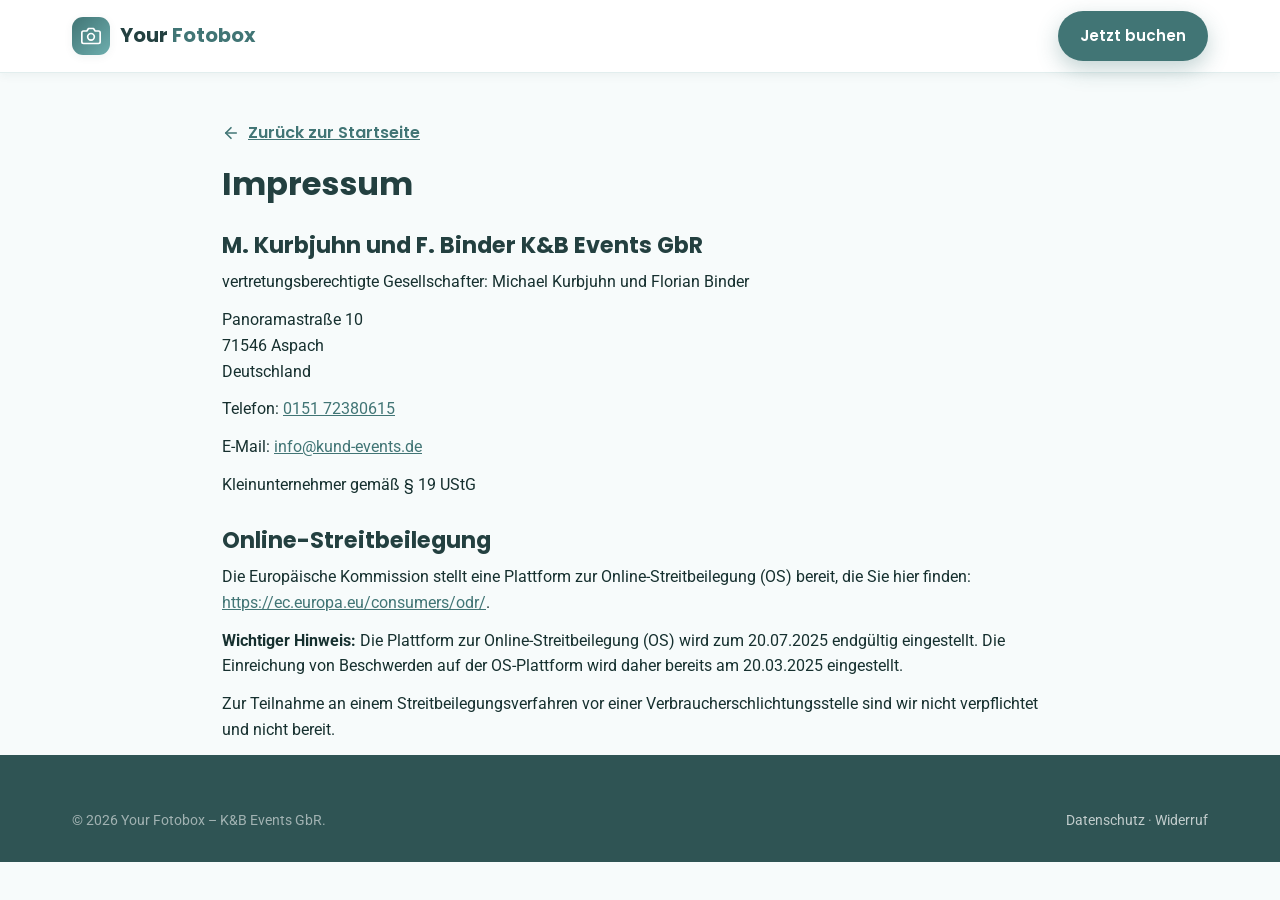
<file: impressum.html>
<!doctype html>
<html lang="de">
<head>
  <meta charset="utf-8">
  <meta name="viewport" content="width=device-width, initial-scale=1">
  <title>Impressum | Your Fotobox</title>
  <meta name="robots" content="noindex, follow">
  <link rel="preconnect" href="https://fonts.googleapis.com">
  <link rel="preconnect" href="https://fonts.gstatic.com" crossorigin>
  <link href="https://fonts.googleapis.com/css2?family=Poppins:wght@600;700&family=Roboto:wght@400;500;700&display=swap" rel="stylesheet">
  <link rel="stylesheet" href="styles.css?v=2">
</head>
<body>
  <header class="site-header scrolled">
    <div class="container nav">
      <a href="index.html#top" class="brand" aria-label="Your Fotobox Startseite">
        <span class="logo-mark" aria-hidden="true">
          <svg viewBox="0 0 24 24" fill="none" stroke="currentColor" stroke-width="2" stroke-linecap="round" stroke-linejoin="round"><path d="M23 19a2 2 0 0 1-2 2H3a2 2 0 0 1-2-2V8a2 2 0 0 1 2-2h4l2-3h6l2 3h4a2 2 0 0 1 2 2z"/><circle cx="12" cy="13" r="4"/></svg>
        </span>
        <span>Your <b>Fotobox</b></span>
      </a>
      <div class="nav-cta">
        <a href="index.html#pakete" class="btn btn-primary">Jetzt buchen</a>
      </div>
    </div>
  </header>

  <main class="legal">
    <div class="container">
      <a href="index.html" class="back">
        <svg width="18" height="18" viewBox="0 0 24 24" fill="none" stroke="currentColor" stroke-width="2.2" stroke-linecap="round" stroke-linejoin="round"><line x1="19" y1="12" x2="5" y2="12"/><polyline points="12 19 5 12 12 5"/></svg>
        Zurück zur Startseite
      </a>

      <h1>Impressum</h1>

      <h2>M. Kurbjuhn und F. Binder K&amp;B Events GbR</h2>
      <p>vertretungsberechtigte Gesellschafter: Michael Kurbjuhn und Florian Binder</p>
      <p>
        Panoramastraße 10<br>
        71546 Aspach<br>
        Deutschland
      </p>
      <p>Telefon: <a href="tel:+4915172380615">0151 72380615</a></p>
      <p>E-Mail: <a href="mailto:info@kund-events.de">info@kund-events.de</a></p>
      <p>Kleinunternehmer gemäß § 19 UStG</p>

      <h2>Online-Streitbeilegung</h2>
      <p>Die Europäische Kommission stellt eine Plattform zur Online-Streitbeilegung (OS) bereit, die Sie hier finden: <a href="https://ec.europa.eu/consumers/odr/" target="_blank" rel="noopener">https://ec.europa.eu/consumers/odr/</a>.</p>
      <p><strong>Wichtiger Hinweis:</strong> Die Plattform zur Online-Streitbeilegung (OS) wird zum 20.07.2025 endgültig eingestellt. Die Einreichung von Beschwerden auf der OS-Plattform wird daher bereits am 20.03.2025 eingestellt.</p>
      <p>Zur Teilnahme an einem Streitbeilegungsverfahren vor einer Verbraucherschlichtungsstelle sind wir nicht verpflichtet und nicht bereit.</p>
    </div>
  </main>

  <footer class="site-footer">
    <div class="container">
      <div class="footer-bottom" style="border:none;padding-top:0">
        <span>© <span id="year"></span> Your Fotobox – K&amp;B Events GbR.</span>
        <span><a href="datenschutz.html">Datenschutz</a> · <a href="widerruf.html">Widerruf</a></span>
      </div>
    </div>
  </footer>
  <script src="main.js"></script>
</body>
</html>
</file>
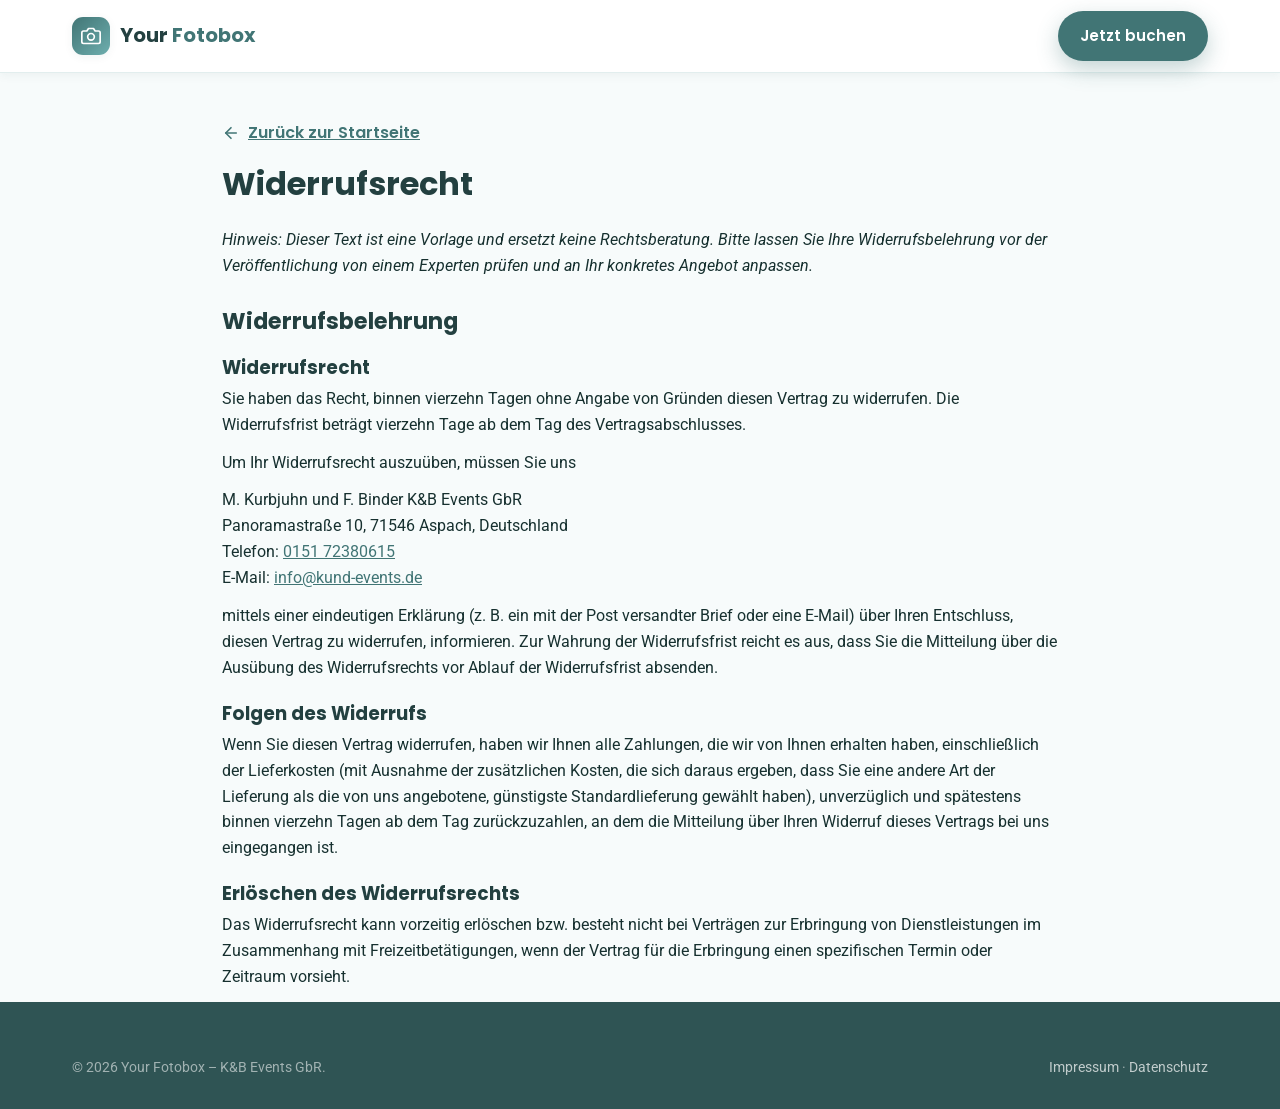
<file: widerruf.html>
<!doctype html>
<html lang="de">
<head>
  <meta charset="utf-8">
  <meta name="viewport" content="width=device-width, initial-scale=1">
  <title>Widerrufsrecht | Your Fotobox</title>
  <meta name="robots" content="noindex, follow">
  <link rel="preconnect" href="https://fonts.googleapis.com">
  <link rel="preconnect" href="https://fonts.gstatic.com" crossorigin>
  <link href="https://fonts.googleapis.com/css2?family=Poppins:wght@600;700&family=Roboto:wght@400;500;700&display=swap" rel="stylesheet">
  <link rel="stylesheet" href="styles.css?v=2">
</head>
<body>
  <header class="site-header scrolled">
    <div class="container nav">
      <a href="index.html#top" class="brand" aria-label="Your Fotobox Startseite">
        <span class="logo-mark" aria-hidden="true">
          <svg viewBox="0 0 24 24" fill="none" stroke="currentColor" stroke-width="2" stroke-linecap="round" stroke-linejoin="round"><path d="M23 19a2 2 0 0 1-2 2H3a2 2 0 0 1-2-2V8a2 2 0 0 1 2-2h4l2-3h6l2 3h4a2 2 0 0 1 2 2z"/><circle cx="12" cy="13" r="4"/></svg>
        </span>
        <span>Your <b>Fotobox</b></span>
      </a>
      <div class="nav-cta">
        <a href="index.html#pakete" class="btn btn-primary">Jetzt buchen</a>
      </div>
    </div>
  </header>

  <main class="legal">
    <div class="container">
      <a href="index.html" class="back">
        <svg width="18" height="18" viewBox="0 0 24 24" fill="none" stroke="currentColor" stroke-width="2.2" stroke-linecap="round" stroke-linejoin="round"><line x1="19" y1="12" x2="5" y2="12"/><polyline points="12 19 5 12 12 5"/></svg>
        Zurück zur Startseite
      </a>

      <h1>Widerrufsrecht</h1>

      <p><em>Hinweis: Dieser Text ist eine Vorlage und ersetzt keine Rechtsberatung. Bitte lassen Sie Ihre Widerrufsbelehrung vor der Veröffentlichung von einem Experten prüfen und an Ihr konkretes Angebot anpassen.</em></p>

      <h2>Widerrufsbelehrung</h2>
      <h3>Widerrufsrecht</h3>
      <p>Sie haben das Recht, binnen vierzehn Tagen ohne Angabe von Gründen diesen Vertrag zu widerrufen. Die Widerrufsfrist beträgt vierzehn Tage ab dem Tag des Vertragsabschlusses.</p>
      <p>Um Ihr Widerrufsrecht auszuüben, müssen Sie uns</p>
      <p>
        M. Kurbjuhn und F. Binder K&amp;B Events GbR<br>
        Panoramastraße 10, 71546 Aspach, Deutschland<br>
        Telefon: <a href="tel:+4915172380615">0151 72380615</a><br>
        E-Mail: <a href="mailto:info@kund-events.de">info@kund-events.de</a>
      </p>
      <p>mittels einer eindeutigen Erklärung (z. B. ein mit der Post versandter Brief oder eine E-Mail) über Ihren Entschluss, diesen Vertrag zu widerrufen, informieren. Zur Wahrung der Widerrufsfrist reicht es aus, dass Sie die Mitteilung über die Ausübung des Widerrufsrechts vor Ablauf der Widerrufsfrist absenden.</p>

      <h3>Folgen des Widerrufs</h3>
      <p>Wenn Sie diesen Vertrag widerrufen, haben wir Ihnen alle Zahlungen, die wir von Ihnen erhalten haben, einschließlich der Lieferkosten (mit Ausnahme der zusätzlichen Kosten, die sich daraus ergeben, dass Sie eine andere Art der Lieferung als die von uns angebotene, günstigste Standardlieferung gewählt haben), unverzüglich und spätestens binnen vierzehn Tagen ab dem Tag zurückzuzahlen, an dem die Mitteilung über Ihren Widerruf dieses Vertrags bei uns eingegangen ist.</p>

      <h3>Erlöschen des Widerrufsrechts</h3>
      <p>Das Widerrufsrecht kann vorzeitig erlöschen bzw. besteht nicht bei Verträgen zur Erbringung von Dienstleistungen im Zusammenhang mit Freizeitbetätigungen, wenn der Vertrag für die Erbringung einen spezifischen Termin oder Zeitraum vorsieht.</p>
    </div>
  </main>

  <footer class="site-footer">
    <div class="container">
      <div class="footer-bottom" style="border:none;padding-top:0">
        <span>© <span id="year"></span> Your Fotobox – K&amp;B Events GbR.</span>
        <span><a href="impressum.html">Impressum</a> · <a href="datenschutz.html">Datenschutz</a></span>
      </div>
    </div>
  </footer>
  <script src="main.js"></script>
</body>
</html>
</file>
<file: styles.css>
/* ============================================================
   Your Fotobox – modernes Stylesheet
   Farbwelt: Mint/Petrol (übernommen & aufgefrischt)
   ============================================================ */

:root {
  --mint: #afd3d3;
  --mint-soft: #d4e8e8;
  --mint-50: #eef6f6;
  --teal: #417575;
  --teal-600: #2f5454;
  --teal-700: #234040;
  --shade2: #6eaeae;
  --ink: #16302f;
  --muted: #557170;
  --white: #ffffff;
  --bg: #f7fbfb;
  --card: #ffffff;
  --border: #e2eeee;
  --shadow-sm: 0 2px 10px rgba(35, 64, 64, 0.06);
  --shadow: 0 10px 30px rgba(35, 64, 64, 0.10);
  --shadow-lg: 0 24px 60px rgba(35, 64, 64, 0.16);
  --radius: 18px;
  --radius-sm: 12px;
  --maxw: 1180px;
  --head: "Poppins", system-ui, -apple-system, "Segoe UI", sans-serif;
  --body: "Roboto", system-ui, -apple-system, "Segoe UI", sans-serif;
}

* { margin: 0; padding: 0; box-sizing: border-box; }

html { scroll-behavior: smooth; scroll-padding-top: 86px; }

body {
  font-family: var(--body);
  color: var(--ink);
  background: var(--bg);
  line-height: 1.65;
  -webkit-font-smoothing: antialiased;
  overflow-x: hidden;
}

h1, h2, h3, h4 { font-family: var(--head); font-weight: 700; line-height: 1.15; color: var(--teal-700); }
h2 { font-size: clamp(1.8rem, 3.5vw, 2.6rem); }
h3 { font-size: clamp(1.25rem, 2vw, 1.55rem); }
p { color: var(--muted); font-size: 1.02rem; }
a { color: var(--teal); text-decoration: none; }
img { max-width: 100%; display: block; }

.container { width: 100%; max-width: var(--maxw); margin: 0 auto; padding: 0 22px; }
section { padding: clamp(60px, 9vw, 110px) 0; }

.eyebrow {
  display: inline-block;
  font-family: var(--head);
  font-weight: 600;
  font-size: 0.8rem;
  letter-spacing: 0.14em;
  text-transform: uppercase;
  color: var(--teal);
  background: var(--mint-50);
  border: 1px solid var(--border);
  padding: 6px 14px;
  border-radius: 999px;
  margin-bottom: 18px;
}

.section-head { max-width: 720px; margin: 0 auto 54px; text-align: center; }
.section-head p { margin-top: 14px; font-size: 1.08rem; }

/* ---------- Buttons ---------- */
.btn {
  display: inline-flex; align-items: center; gap: 9px;
  font-family: var(--head); font-weight: 600; font-size: 1rem;
  padding: 14px 26px; border-radius: 999px; border: 2px solid transparent;
  cursor: pointer; transition: transform .18s ease, box-shadow .18s ease, background .18s ease, color .18s ease;
  white-space: nowrap;
}
.btn-primary { background: var(--teal); color: #fff; box-shadow: 0 8px 22px rgba(65,117,117,.32); }
.btn-primary:hover { background: var(--teal-600); transform: translateY(-2px); box-shadow: 0 12px 28px rgba(65,117,117,.42); }
.btn-ghost { background: transparent; color: var(--teal-700); border-color: var(--teal); }
.btn-ghost:hover { background: var(--teal); color: #fff; transform: translateY(-2px); }
.btn-light { background: #fff; color: var(--teal-700); box-shadow: var(--shadow-sm); }
.btn-light:hover { transform: translateY(-2px); box-shadow: var(--shadow); }
.btn-wa { background: #25d366; color: #fff; box-shadow: 0 8px 22px rgba(37,211,102,.34); }
.btn-wa:hover { background: #1fb959; transform: translateY(-2px); }

/* ---------- Header ---------- */
.site-header {
  position: fixed; inset: 0 0 auto 0; z-index: 100;
  background: rgba(247, 251, 251, 0.82);
  backdrop-filter: blur(12px);
  border-bottom: 1px solid transparent;
  transition: background .25s ease, box-shadow .25s ease, border-color .25s ease;
}
.site-header.scrolled { background: rgba(255,255,255,.92); box-shadow: var(--shadow-sm); border-color: var(--border); }
.nav { display: flex; align-items: center; justify-content: space-between; height: 72px; }
.brand { display: flex; align-items: center; gap: 10px; font-family: var(--head); font-weight: 700; font-size: 1.22rem; color: var(--teal-700); }
.brand .logo-mark {
  width: 38px; height: 38px; border-radius: 11px;
  background: linear-gradient(135deg, var(--teal), var(--shade2));
  display: grid; place-items: center; color: #fff; box-shadow: var(--shadow-sm);
}
.brand .logo-mark svg { width: 20px; height: 20px; }
.brand b { color: var(--teal); }

.nav-links { display: flex; align-items: center; gap: 4px; list-style: none; }
.nav-links a {
  font-family: var(--head); font-weight: 600; font-size: .95rem; color: var(--teal-700);
  padding: 9px 14px; border-radius: 10px; transition: background .15s, color .15s;
}
.nav-links a:hover { background: var(--mint-50); color: var(--teal); }
.nav-cta { display: flex; align-items: center; gap: 12px; }
.nav-cta .btn { padding: 10px 20px; font-size: .95rem; }

/* Mobiles Menü: standardmäßig komplett ausgeblendet, nur in der mobilen Ansicht aktiv */
.nav-mobile { display: none !important; }

.burger { display: none; background: none; border: none; cursor: pointer; width: 44px; height: 44px; border-radius: 10px; }
.burger span { display: block; width: 24px; height: 2.5px; background: var(--teal-700); margin: 5px auto; border-radius: 2px; transition: .3s; }
.burger.open span:nth-child(1) { transform: translateY(7.5px) rotate(45deg); }
.burger.open span:nth-child(2) { opacity: 0; }
.burger.open span:nth-child(3) { transform: translateY(-7.5px) rotate(-45deg); }

/* ---------- Hero ---------- */
.hero {
  position: relative; min-height: 100vh; display: flex; align-items: center;
  color: #fff; text-align: center; overflow: hidden; padding-top: 72px;
}
.hero-bg { position: absolute; inset: 0; z-index: -2; }
.hero-bg img { width: 100%; height: 100%; object-fit: cover; }
.hero::after {
  content: ""; position: absolute; inset: 0; z-index: -1;
  background: linear-gradient(180deg, rgba(23,48,47,.72), rgba(35,64,64,.82));
}
.hero-inner { max-width: 820px; margin: 0 auto; padding: 60px 22px; }
.hero h1 { color: #fff; font-size: clamp(2.4rem, 6vw, 4.4rem); letter-spacing: -0.01em; }
.hero h1 .accent { color: var(--mint); }
.hero .lead { color: rgba(255,255,255,.92); font-size: clamp(1.1rem, 2.2vw, 1.4rem); margin: 20px auto 0; max-width: 620px; font-family: var(--head); font-weight: 600; }
.hero .sub { color: rgba(255,255,255,.82); margin: 16px auto 0; max-width: 580px; }
.hero-actions { display: flex; gap: 14px; justify-content: center; flex-wrap: wrap; margin-top: 34px; }
.hero-badges { display: flex; gap: 26px; justify-content: center; flex-wrap: wrap; margin-top: 46px; }
.hero-badge { display: flex; align-items: center; gap: 9px; color: rgba(255,255,255,.9); font-size: .95rem; font-family: var(--head); font-weight: 600; }
.hero-badge svg { width: 20px; height: 20px; color: var(--mint); }
.scroll-cue { position: absolute; bottom: 26px; left: 50%; transform: translateX(-50%); color: rgba(255,255,255,.7); animation: bob 1.8s ease-in-out infinite; }
@keyframes bob { 0%,100%{ transform: translate(-50%,0);} 50%{ transform: translate(-50%,8px);} }

/* ---------- Intro / price highlight ---------- */
.intro { background: var(--shade2); color: #fff; text-align: center; }
.intro h2 { color: #fff; }
.intro p { color: rgba(255,255,255,.92); max-width: 760px; margin: 16px auto 0; font-size: 1.1rem; }
.price-pill {
  display: inline-flex; align-items: baseline; gap: 10px; margin-top: 28px;
  background: rgba(255,255,255,.16); border: 1px solid rgba(255,255,255,.3);
  padding: 14px 28px; border-radius: 999px; backdrop-filter: blur(4px);
}
.price-pill .big { font-family: var(--head); font-weight: 700; font-size: 2rem; color: #fff; }
.price-pill .small { color: rgba(255,255,255,.9); font-family: var(--head); font-weight: 600; }

/* ---------- Features ---------- */
.features-grid { display: grid; grid-template-columns: repeat(auto-fit, minmax(250px, 1fr)); gap: 24px; }
.feature {
  background: var(--card); border: 1px solid var(--border); border-radius: var(--radius);
  padding: 32px 28px; box-shadow: var(--shadow-sm); transition: transform .22s ease, box-shadow .22s ease;
}
.feature:hover { transform: translateY(-6px); box-shadow: var(--shadow); }
.feature .ic {
  width: 56px; height: 56px; border-radius: 15px; display: grid; place-items: center;
  background: var(--mint-50); color: var(--teal); margin-bottom: 18px;
}
.feature .ic svg { width: 28px; height: 28px; }
.feature h3 { font-size: 1.22rem; margin-bottom: 8px; }
.feature p { font-size: .98rem; }

/* ---------- Showcase ---------- */
.showcase-grid { display: grid; grid-template-columns: 1fr 1fr; gap: 50px; align-items: center; }
.showcase-media { border-radius: var(--radius); overflow: hidden; box-shadow: var(--shadow-lg); }
.showcase-media img { width: 100%; height: 100%; max-height: 460px; object-fit: cover; display: block; }
.showcase-text .eyebrow { margin-bottom: 14px; }
.showcase-text h2 { margin-bottom: 16px; }
.showcase-text p { margin-bottom: 14px; }
.showcase-text .btn { margin-top: 10px; }
@media (max-width: 820px) {
  .showcase-grid { grid-template-columns: 1fr; gap: 28px; }
  .showcase-media img { max-height: 320px; }
}

/* ---------- How it works ---------- */
.how { background: linear-gradient(180deg, var(--mint-50), var(--bg)); }
.steps { display: grid; grid-template-columns: repeat(auto-fit, minmax(240px, 1fr)); gap: 24px; counter-reset: step; }
.step { position: relative; background: #fff; border: 1px solid var(--border); border-radius: var(--radius); padding: 36px 26px 28px; box-shadow: var(--shadow-sm); }
.step .num {
  counter-increment: step; position: absolute; top: -22px; left: 26px;
  width: 46px; height: 46px; border-radius: 13px; background: var(--teal); color: #fff;
  display: grid; place-items: center; font-family: var(--head); font-weight: 700; font-size: 1.3rem; box-shadow: var(--shadow-sm);
}
.step .num::before { content: counter(step); }
.step h3 { font-size: 1.18rem; margin: 10px 0 8px; }

/* ---------- Packages ---------- */
.pkg-grid { display: grid; grid-template-columns: repeat(auto-fit, minmax(290px, 1fr)); gap: 28px; align-items: stretch; }
.pkg {
  position: relative; background: var(--card); border: 1px solid var(--border);
  border-radius: var(--radius); padding: 36px 30px; display: flex; flex-direction: column;
  box-shadow: var(--shadow-sm); transition: transform .22s ease, box-shadow .22s ease;
}
.pkg:hover { transform: translateY(-6px); box-shadow: var(--shadow); }
.pkg.featured { border: 2px solid var(--teal); box-shadow: var(--shadow); }
.pkg .tag {
  position: absolute; top: -14px; left: 50%; transform: translateX(-50%);
  background: var(--teal); color: #fff; font-family: var(--head); font-weight: 600;
  font-size: .78rem; letter-spacing: .06em; text-transform: uppercase; padding: 6px 16px; border-radius: 999px;
}
.pkg h3 { font-size: 1.5rem; }
.pkg .price { font-family: var(--head); font-weight: 700; color: var(--teal); font-size: 2.3rem; margin: 10px 0 4px; }
.pkg .price span { font-size: 1rem; color: var(--muted); font-weight: 600; }
.pkg .price.quote { font-size: 1.5rem; }
.pkg ul { list-style: none; margin: 22px 0 28px; display: grid; gap: 12px; }
.pkg li { position: relative; padding-left: 30px; font-size: .97rem; color: var(--ink); }
.pkg li svg { position: absolute; left: 0; top: 3px; width: 19px; height: 19px; color: var(--shade2); }
.pkg .btn { margin-top: auto; width: 100%; justify-content: center; }
.pkg-note { text-align: center; color: var(--muted); margin-top: 30px; font-size: .95rem; }

/* ---------- About ---------- */
.about-grid { display: grid; grid-template-columns: repeat(auto-fit, minmax(300px, 1fr)); gap: 26px; }
.about-card { background: #fff; border: 1px solid var(--border); border-radius: var(--radius); padding: 36px 32px; box-shadow: var(--shadow-sm); }
.about-img { width: 100%; height: 170px; object-fit: contain; object-position: center; background: var(--mint-50); border-radius: var(--radius-sm); margin-bottom: 20px; padding: 14px; }
.about-card .chip { display: inline-block; font-family: var(--head); font-weight: 600; font-size: .82rem; color: var(--teal); background: var(--mint-50); padding: 5px 14px; border-radius: 999px; margin-bottom: 16px; }
.about-card h3 { margin-bottom: 10px; }
.about-lead { text-align: center; max-width: 720px; margin: 0 auto 50px; }

/* ---------- FAQ ---------- */
.faq-list { max-width: 820px; margin: 0 auto; display: grid; gap: 14px; }
.faq-item { background: #fff; border: 1px solid var(--border); border-radius: var(--radius-sm); overflow: hidden; }
.faq-q { width: 100%; text-align: left; background: none; border: none; cursor: pointer; padding: 20px 24px; font-family: var(--head); font-weight: 600; font-size: 1.05rem; color: var(--teal-700); display: flex; justify-content: space-between; align-items: center; gap: 16px; }
.faq-q .chev { flex: none; width: 22px; height: 22px; transition: transform .25s ease; color: var(--teal); }
.faq-item.open .chev { transform: rotate(180deg); }
.faq-a { max-height: 0; overflow: hidden; transition: max-height .3s ease; }
.faq-a p { padding: 0 24px 20px; }

/* ---------- Contact / CTA ---------- */
.contact { background: var(--teal-700); color: #fff; }
.contact h2 { color: #fff; }
.contact .section-head p { color: rgba(255,255,255,.85); }
.contact-grid { display: grid; grid-template-columns: repeat(auto-fit, minmax(240px, 1fr)); gap: 22px; }
.contact-card {
  background: rgba(255,255,255,.07); border: 1px solid rgba(255,255,255,.14);
  border-radius: var(--radius); padding: 30px 26px; text-align: center; transition: transform .2s, background .2s;
}
.contact-card:hover { transform: translateY(-5px); background: rgba(255,255,255,.12); }
.contact-card .ic { width: 58px; height: 58px; border-radius: 16px; background: rgba(255,255,255,.14); color: var(--mint); display: grid; place-items: center; margin: 0 auto 16px; }
.contact-card .ic svg { width: 28px; height: 28px; }
.contact-card h3 { color: #fff; font-size: 1.15rem; margin-bottom: 6px; }
.contact-card a { color: var(--mint); font-family: var(--head); font-weight: 600; font-size: 1.1rem; }
.contact-card p { color: rgba(255,255,255,.7); font-size: .9rem; margin-top: 4px; }
.contact-actions { display: flex; gap: 14px; justify-content: center; flex-wrap: wrap; margin-top: 44px; }

/* ---------- Footer ---------- */
.site-footer { background: var(--teal-600); color: rgba(255,255,255,.8); padding: 54px 0 30px; }
.footer-top { display: flex; justify-content: space-between; gap: 30px; flex-wrap: wrap; padding-bottom: 30px; border-bottom: 1px solid rgba(255,255,255,.14); }
.footer-brand { max-width: 320px; }
.footer-brand .brand { color: #fff; margin-bottom: 12px; }
.footer-brand .brand b, .footer-brand .brand { color: #fff; }
.footer-brand p { color: rgba(255,255,255,.65); font-size: .92rem; }
.footer-cols { display: flex; gap: 60px; flex-wrap: wrap; }
.footer-col h4 { color: #fff; font-size: .95rem; letter-spacing: .04em; text-transform: uppercase; margin-bottom: 14px; }
.footer-col a, .footer-col span { display: block; color: rgba(255,255,255,.72); font-size: .94rem; padding: 4px 0; }
.footer-col a:hover { color: var(--mint); }
.footer-bottom { display: flex; justify-content: space-between; gap: 14px; flex-wrap: wrap; padding-top: 24px; font-size: .86rem; color: rgba(255,255,255,.55); }
.footer-bottom a { color: rgba(255,255,255,.7); }
.footer-bottom a:hover { color: var(--mint); }

/* ---------- Floating WhatsApp ---------- */
.wa-float {
  position: fixed; right: 20px; bottom: 20px; z-index: 90;
  width: 58px; height: 58px; border-radius: 50%; background: #25d366; color: #fff;
  display: grid; place-items: center; box-shadow: 0 10px 26px rgba(37,211,102,.45);
  transition: transform .2s ease;
}
.wa-float:hover { transform: scale(1.08); }
.wa-float svg { width: 30px; height: 30px; }

/* ---------- Legal pages ---------- */
.legal { padding-top: 120px; }
.legal .container { max-width: 880px; }
.legal h1 { font-size: 2rem; margin-bottom: 24px; }
.legal h2 { font-size: 1.4rem; margin: 30px 0 10px; }
.legal h3 { font-size: 1.15rem; margin: 22px 0 8px; }
.legal h4 { font-size: 1.02rem; margin: 18px 0 6px; color: var(--teal); }
.legal p, .legal li { color: var(--ink); font-size: .98rem; margin-bottom: 12px; }
.legal ul { padding-left: 22px; margin-bottom: 12px; }
.legal a { color: var(--teal); text-decoration: underline; }
.legal .back { display: inline-flex; align-items: center; gap: 8px; margin-bottom: 20px; font-family: var(--head); font-weight: 600; }

/* ---------- Reveal animation ---------- */
.reveal { opacity: 0; transform: translateY(26px); transition: opacity .6s ease, transform .6s ease; }
.reveal.in { opacity: 1; transform: none; }

/* ---------- Responsive ---------- */
@media (max-width: 860px) {
  .nav-links, .nav-cta .btn-ghost { display: none; }
  .burger { display: block; }
  .nav-mobile {
    display: block !important;
    position: fixed; inset: 72px 0 auto 0; background: #fff; border-bottom: 1px solid var(--border);
    box-shadow: var(--shadow); transform: translateY(-120%); transition: transform .3s ease; z-index: 99;
  }
  .nav-mobile.open { transform: translateY(0); }
  .nav-mobile ul { list-style: none; padding: 14px 22px 22px; display: grid; gap: 4px; }
  .nav-mobile a { display: block; padding: 13px 14px; border-radius: 10px; font-family: var(--head); font-weight: 600; color: var(--teal-700); }
  .nav-mobile a:hover { background: var(--mint-50); }
  .nav-mobile .btn { margin-top: 10px; justify-content: center; }
  .footer-top { flex-direction: column; }
  .footer-cols { gap: 36px; }
}
@media (prefers-reduced-motion: reduce) {
  * { animation: none !important; scroll-behavior: auto; }
  .reveal { opacity: 1; transform: none; transition: none; }
}
</file>
